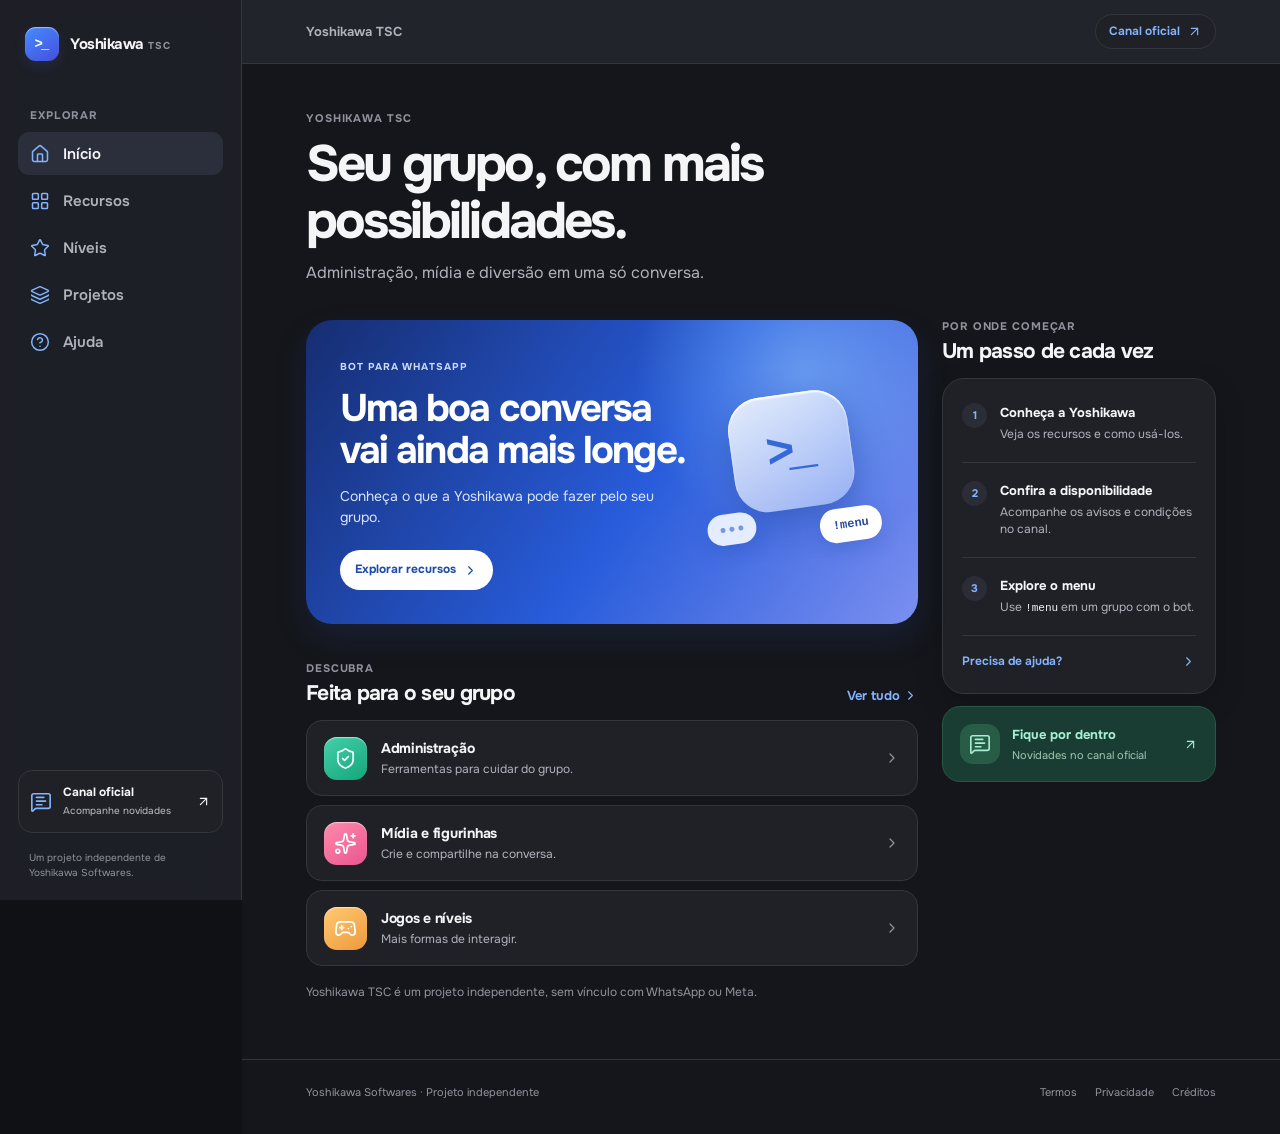
<file: index.html>
<!doctype html><html lang="pt-BR" id="top"><head><meta charset="utf-8"><meta name="viewport" content="width=device-width, initial-scale=1, viewport-fit=cover"><meta name="theme-color" content="#121318"><meta name="color-scheme" content="dark"><meta name="description" content="Conheça a Yoshikawa TSC: administração, mídia, jogos e níveis para grupos no WhatsApp."><title>Bot para WhatsApp — Yoshikawa TSC</title><link rel="canonical" href="https://yoshikawa-softwares.github.io/yoshikawa-tsc/"><meta property="og:type" content="website"><meta property="og:locale" content="pt_BR"><meta property="og:title" content="Bot para WhatsApp — Yoshikawa TSC"><meta property="og:description" content="Conheça a Yoshikawa TSC: administração, mídia, jogos e níveis para grupos no WhatsApp."><meta name="twitter:card" content="summary"><link rel="icon" href="assets/favicon.svg" type="image/svg+xml"><link rel="apple-touch-icon" href="assets/apple-touch-icon.png" sizes="180x180"><link rel="preload" href="assets/fonts/onest.ttf" as="font" type="font/ttf" crossorigin><link rel="stylesheet" href="assets/style.css?v=20"><script src="assets/site.js?v=20" defer></script></head><body><a class="skip-link" href="#main">Pular para o conteúdo</a><div class="app-shell"><aside class="sidebar"><a class="side-brand" href="./"><span class="app-mark">&gt;_</span><span>Yoshikawa <small>TSC</small></span></a><p class="side-label">EXPLORAR</p><nav class="side-nav" aria-label="Navegação principal"><a href="#inicio" data-section="inicio"><svg class="icon " aria-hidden="true"><use href="assets/icons/app.svg#home"></use></svg><span>Início</span></a><a href="#recursos" data-section="recursos"><svg class="icon " aria-hidden="true"><use href="assets/icons/app.svg#grid"></use></svg><span>Recursos</span></a><a href="#beneficios" data-section="beneficios"><svg class="icon " aria-hidden="true"><use href="assets/icons/app.svg#star"></use></svg><span>Níveis</span></a><a href="#ecossistema" data-section="ecossistema"><svg class="icon " aria-hidden="true"><use href="assets/icons/app.svg#stack"></use></svg><span>Projetos</span></a><a href="#ajuda" data-section="ajuda"><svg class="icon " aria-hidden="true"><use href="assets/icons/app.svg#help"></use></svg><span>Ajuda</span></a></nav><div class="side-bottom"><a class="side-channel" href="https://whatsapp.com/channel/0029Vb4HBei3wtbHIRpIPQ03" target="_blank" rel="noopener noreferrer"><svg class="icon " aria-hidden="true"><use href="assets/icons/app.svg#message"></use></svg><span>Canal oficial<small>Acompanhe novidades</small></span><svg class="icon small" aria-hidden="true"><use href="assets/icons/app.svg#external"></use></svg></a><p>Um projeto independente de<br>Yoshikawa Softwares.</p></div></aside><div class="app-content"><header class="topbar"><a href="./" class="mobile-brand"><span class="app-mark">&gt;_</span><span>Yoshikawa TSC</span></a><span class="topbar-title">Yoshikawa TSC</span><a class="topbar-action" href="https://whatsapp.com/channel/0029Vb4HBei3wtbHIRpIPQ03" target="_blank" rel="noopener noreferrer">Canal oficial <svg class="icon small" aria-hidden="true"><use href="assets/icons/app.svg#external"></use></svg></a></header><main id="main" class="main" data-app><h1 class="sr-only">Yoshikawa TSC</h1><div class="view-announcer sr-only" aria-live="polite"></div>
<section class="view" id="inicio" data-view="inicio" aria-labelledby="home-title"><div class="page-heading home-heading"><p class="overline">YOSHIKAWA TSC</p><h2 id="home-title">Seu grupo, com mais possibilidades.</h2><p>Administração, mídia e diversão em uma só conversa.</p></div>
<div class="home-grid"><div class="home-primary"><article class="welcome-card"><div class="welcome-copy"><span class="welcome-tag">BOT PARA WHATSAPP</span><h2>Uma boa conversa<br>vai ainda mais longe.</h2><p>Conheça o que a Yoshikawa pode fazer pelo seu grupo.</p><a href="#recursos" class="welcome-button">Explorar recursos <svg class="icon small" aria-hidden="true"><use href="assets/icons/app.svg#chevron"></use></svg></a></div><div class="chat-art" aria-hidden="true"><div class="chat-art-icon">&gt;_</div><span class="chat-art-message">!menu</span><span class="chat-art-reply"><i></i><i></i><i></i></span></div></article>
<div class="section-bar"><div><p class="overline">DESCUBRA</p><h2>Feita para o seu grupo</h2></div><a class="section-link" href="#recursos">Ver tudo <svg class="icon small" aria-hidden="true"><use href="assets/icons/app.svg#chevron"></use></svg></a></div><div class="quick-grid"><a class="feature-tile" href="#recursos"><span class="tile-icon mint"><svg class="icon " aria-hidden="true"><use href="assets/icons/app.svg#shield"></use></svg></span><span class="tile-copy"><strong>Administração</strong><small>Ferramentas para cuidar do grupo.</small></span><svg class="icon chev" aria-hidden="true"><use href="assets/icons/app.svg#chevron"></use></svg></a><a class="feature-tile" href="#recursos"><span class="tile-icon pink"><svg class="icon " aria-hidden="true"><use href="assets/icons/app.svg#sparkles"></use></svg></span><span class="tile-copy"><strong>Mídia e figurinhas</strong><small>Crie e compartilhe na conversa.</small></span><svg class="icon chev" aria-hidden="true"><use href="assets/icons/app.svg#chevron"></use></svg></a><a class="feature-tile" href="#beneficios"><span class="tile-icon amber"><svg class="icon " aria-hidden="true"><use href="assets/icons/app.svg#game"></use></svg></span><span class="tile-copy"><strong>Jogos e níveis</strong><small>Mais formas de interagir.</small></span><svg class="icon chev" aria-hidden="true"><use href="assets/icons/app.svg#chevron"></use></svg></a></div></div>
<div class="home-secondary"><div class="section-bar compact"><div><p class="overline">POR ONDE COMEÇAR</p><h2>Um passo de cada vez</h2></div></div><div class="steps-card"><div class="step"><span>1</span><div><strong>Conheça a Yoshikawa</strong><p>Veja os recursos e como usá-los.</p></div></div><div class="step"><span>2</span><div><strong>Confira a disponibilidade</strong><p>Acompanhe os avisos e condições no canal.</p></div></div><div class="step"><span>3</span><div><strong>Explore o menu</strong><p>Use <code>!menu</code> em um grupo com o bot.</p></div></div><a href="#ajuda" class="card-link">Precisa de ajuda? <svg class="icon small" aria-hidden="true"><use href="assets/icons/app.svg#chevron"></use></svg></a></div><a class="channel-card" href="https://whatsapp.com/channel/0029Vb4HBei3wtbHIRpIPQ03" target="_blank" rel="noopener noreferrer"><span class="channel-icon"><svg class="icon " aria-hidden="true"><use href="assets/icons/app.svg#message"></use></svg></span><span><strong>Fique por dentro</strong><small>Novidades no canal oficial</small></span><svg class="icon small" aria-hidden="true"><use href="assets/icons/app.svg#external"></use></svg></a></div></div>
<p class="fine-print">Yoshikawa TSC é um projeto independente, sem vínculo com WhatsApp ou Meta.</p></section>
<section class="view" id="recursos" data-view="recursos" aria-labelledby="features-title"><div class="page-heading"><p class="overline">CONHEÇA A YOSHIKAWA</p><h2 id="features-title">Recursos</h2><p>Tudo acontece na conversa, com comandos para o dia a dia do seu grupo.</p></div>
<div class="section-bar"><h3>Explore por categoria</h3><span class="section-meta">PARA O SEU GRUPO</span></div><div class="category-grid"><article class="category-card"><span class="tile-icon mint"><svg class="icon " aria-hidden="true"><use href="assets/icons/app.svg#shield"></use></svg></span><h3>Administração</h3><p>Moderação, configurações e diagnóstico para os administradores do grupo.</p></article><article class="category-card"><span class="tile-icon pink"><svg class="icon " aria-hidden="true"><use href="assets/icons/app.svg#sparkles"></use></svg></span><h3>Mídia e figurinhas</h3><p>Figurinhas, áudio, vídeo e ferramentas de mídia disponíveis no bot.</p></article><article class="category-card"><span class="tile-icon amber"><svg class="icon " aria-hidden="true"><use href="assets/icons/app.svg#game"></use></svg></span><h3>Jogos e níveis</h3><p>Jogos, interações e progressão para participar com a comunidade.</p></article></div><p class="fine-print">Recursos e permissões podem variar conforme a configuração do grupo.</p>
<div class="section-bar" id="como-funciona"><div><p class="overline">NA PRÁTICA</p><h3>Como funciona</h3></div></div><div class="example-card"><div><span class="example-pill">EXEMPLO ILUSTRATIVO</span><h3>Você envia.<br>A Yoshikawa responde.</h3><p>Envie um comando em um grupo com o bot. Ele verifica o contexto e responde na conversa.</p><a class="section-link" href="#comandos">Ver comandos <svg class="icon small" aria-hidden="true"><use href="assets/icons/app.svg#chevron"></use></svg></a></div><div class="example-chat"><div class="chat-head"><img src="assets/grupo-avatar.webp" width="40" height="40" alt=""><span><strong>Grupo da galera</strong><small>Conversa de exemplo</small></span></div><div class="chat-bubbles"><span>!menu</span><div><strong>&gt;_ Yoshikawa TSC</strong><img src="assets/menu-real.webp" width="960" height="636" alt="Imagem de uma versão do menu principal da Yoshikawa TSC" loading="lazy"><small>Menu principal · imagem de exemplo</small></div></div></div></div>
<div class="section-bar" id="comandos"><div><p class="overline">PRIMEIROS COMANDOS</p><h3>Comece por aqui</h3></div></div><div class="command-list"><div class="command-row"><span class="command-symbol">&gt;_</span><span><code>!menu</code><small>Explore as categorias de comandos.</small></span><button class="copy-command" type="button" data-copy="!menu" aria-label="Copiar comando !menu"><svg class="icon " aria-hidden="true"><use href="assets/icons/app.svg#copy"></use></svg><span>Copiar</span></button></div><div class="command-row"><span class="command-symbol">&gt;_</span><span><code>!level</code><small>Confira seus pontos e nível.</small></span><button class="copy-command" type="button" data-copy="!level" aria-label="Copiar comando !level"><svg class="icon " aria-hidden="true"><use href="assets/icons/app.svg#copy"></use></svg><span>Copiar</span></button></div><div class="command-row"><span class="command-symbol">&gt;_</span><span><code>!loja</code><small>Consulte aluguel e condições.</small></span><button class="copy-command" type="button" data-copy="!loja" aria-label="Copiar comando !loja"><svg class="icon " aria-hidden="true"><use href="assets/icons/app.svg#copy"></use></svg><span>Copiar</span></button></div><div class="command-row"><span class="command-symbol">&gt;_</span><span><code>!report</code><small>Entre em contato com o suporte.</small></span><button class="copy-command" type="button" data-copy="!report" aria-label="Copiar comando !report"><svg class="icon " aria-hidden="true"><use href="assets/icons/app.svg#copy"></use></svg><span>Copiar</span></button></div></div><p class="fine-print">Para usar os comandos, a Yoshikawa precisa estar disponível no grupo. Alguns recursos exigem permissões ou benefícios ativos.</p></section>
<section class="view" id="beneficios" data-view="beneficios" aria-labelledby="levels-title"><div class="page-heading"><p class="overline">SEU PROGRESSO</p><h2 id="levels-title">Níveis e benefícios</h2><p>Participe das conversas e acompanhe seus marcos com o comando <code>!level</code>.</p></div>
<div class="level-banner"><div><span class="level-badge"><svg class="icon " aria-hidden="true"><use href="assets/icons/app.svg#star"></use></svg></span><p class="overline">CADA MARCO CONTA</p><h3>Seu próximo nível<br>está logo adiante.</h3><p>Veja o caminho de Bronze até Estelar e descubra os benefícios disponíveis.</p></div><div class="level-banner-art" aria-hidden="true">✦</div></div>
<div class="section-bar"><div><p class="overline">SIMULADOR</p><h3>Explore sua jornada</h3></div><span class="section-meta">NÃO ALTERA SUA CONTA</span></div><div class="simulator" data-rank="gold"><div class="sim-summary"><div class="sim-emblem" aria-hidden="true"><svg class="icon " aria-hidden="true"><use href="assets/icons/app.svg#star"></use></svg></div><div><span class="sim-label">NÍVEL SIMULADO</span><h3 class="level-current">Ouro</h3><p class="level-next">7.500 para Diamante</p></div><div class="sim-points"><strong class="level-points">12.500</strong><span>pontos</span></div></div><div class="progress-track" aria-hidden="true"><span class="progress-fill" style="width:53.125%"></span></div><div class="range-heading"><label for="score">Simular pontuação</label><output id="score-output" for="score">12.500 pontos</output></div><input id="score" type="range" min="0" max="100000" step="100" value="12500" aria-describedby="score-help"><p id="score-help" class="range-help">Arraste ou use as setas do teclado.</p><div class="rank-buttons" aria-label="Ir para um nível"><button type="button" data-score="0">Bronze <small>0</small></button><button type="button" data-score="2000">Prata <small>2.000</small></button><button type="button" data-score="4000">Ouro <small>4.000</small></button><button type="button" data-score="20000">Diamante <small>20.000</small></button><button type="button" data-score="100000">Estelar <small>100.000</small></button></div></div><noscript><p class="fine-print">O simulador precisa de JavaScript. Os marcos e benefícios estão disponíveis abaixo.</p></noscript>
<div class="section-bar"><div><p class="overline">BENEFÍCIOS</p><h3>Marcos especiais</h3></div></div><div class="benefit-grid"><article class="benefit-card"><span class="benefit-icon diamond">✦</span><div><small>20.000 PONTOS</small><h3>Diamante</h3><p>1 mês de VIP para novos usuários elegíveis ao atingir o nível.</p><span>Benefício não retroativo</span></div></article><article class="benefit-card"><span class="benefit-icon stellar">✧</span><div><small>100.000 PONTOS</small><h3>Estelar</h3><p>Solicite 1 mês de bot em um novo grupo, mediante suporte e avaliação prévia.</p><span>Sujeito à avaliação</span></div></article></div><p class="fine-print">Ouro não concede VIP. Para preços e condições de aluguel, consulte <code>!loja</code>.</p></section>
<section class="view" id="ecossistema" data-view="ecossistema" aria-labelledby="projects-title"><div class="page-heading"><p class="overline">YOSHIKAWA SOFTWARES</p><h2 id="projects-title">Projetos</h2><p>Conheça outros projetos e a tecnologia por trás da Yoshikawa.</p></div>
<div class="section-bar"><h3>Explore o ecossistema</h3></div><div class="project-list"><a class="project-row" href="https://alyka-api.vercel.app" target="_blank" rel="noopener noreferrer"><span class="project-icon blue">A</span><span><strong>Alyka API</strong><small>APIs, buscas e ferramentas de mídia</small></span><svg class="icon chev" aria-hidden="true"><use href="assets/icons/app.svg#external"></use></svg></a><a class="project-row" href="https://yoshikawa.vercel.app" target="_blank" rel="noopener noreferrer"><span class="project-icon purple">▶</span><span><strong>Yoshikawa Streaming</strong><small>Catálogo, busca e favoritos</small></span><svg class="icon chev" aria-hidden="true"><use href="assets/icons/app.svg#external"></use></svg></a><a class="project-row" href="https://github.com/yoshikawa-softwares" target="_blank" rel="noopener noreferrer"><span class="project-icon charcoal">&lt;/&gt;</span><span><strong>GitHub</strong><small>Perfil e projetos públicos</small></span><svg class="icon chev" aria-hidden="true"><use href="assets/icons/app.svg#external"></use></svg></a></div><div class="section-bar"><h3>Por dentro do projeto</h3></div><div class="developer-card"><div><span class="tile-icon blue"><svg class="icon " aria-hidden="true"><use href="assets/icons/app.svg#terminal"></use></svg></span><h3>Feito para evoluir.</h3><p>Node.js, módulos ESM, zapo-js e plugins formam parte da base da Yoshikawa.</p><a class="section-link" href="devs.html">Conheça a stack <svg class="icon small" aria-hidden="true"><use href="assets/icons/app.svg#chevron"></use></svg></a></div><div class="developer-code" aria-hidden="true"><span>YOSHIKAWA / STACK</span><code><i>runtime</i> Node.js<br><i>conexão</i> zapo-js<br><i>comandos</i> plugins</code></div></div><a class="simple-row" href="creditos.html"><span><svg class="icon " aria-hidden="true"><use href="assets/icons/app.svg#info"></use></svg> Créditos e autoria</span><svg class="icon chev" aria-hidden="true"><use href="assets/icons/app.svg#chevron"></use></svg></a></section>
<section class="view" id="ajuda" data-view="ajuda" aria-labelledby="help-title"><div class="page-heading"><p class="overline">ESTAMOS POR AQUI</p><h2 id="help-title">Ajuda</h2><p>Encontre orientações para começar e os canais para falar com a Yoshikawa.</p></div>
<div class="help-cards"><a href="https://whatsapp.com/channel/0029Vb4HBei3wtbHIRpIPQ03" target="_blank" rel="noopener noreferrer"><span class="tile-icon mint"><svg class="icon " aria-hidden="true"><use href="assets/icons/app.svg#message"></use></svg></span><strong>Canal oficial</strong><small>Acompanhe novidades e avisos.</small><span class="section-link">Abrir canal <svg class="icon small" aria-hidden="true"><use href="assets/icons/app.svg#external"></use></svg></span></a><a href="mailto:yoshikawa.softwares@proton.me"><span class="tile-icon blue"><svg class="icon " aria-hidden="true"><use href="assets/icons/app.svg#mail"></use></svg></span><strong>Suporte</strong><small>Envie suas dúvidas por e-mail.</small><span class="section-link">Falar com o suporte <svg class="icon small" aria-hidden="true"><use href="assets/icons/app.svg#external"></use></svg></span></a></div><div class="section-bar"><div><p class="overline">DÚVIDAS FREQUENTES</p><h3>Como podemos ajudar?</h3></div></div><div class="faq-list"><details><summary>Como colocar a Yoshikawa no meu grupo?<svg class="icon chev" aria-hidden="true"><use href="assets/icons/app.svg#chevron"></use></svg></summary><p>Acompanhe o canal oficial e consulte as opções de aluguel pelo comando <code>!loja</code> em um grupo onde o bot esteja disponível. Se precisar de orientação, entre em contato com o suporte.</p></details><details><summary>Todos os comandos estão disponíveis para todos?<svg class="icon chev" aria-hidden="true"><use href="assets/icons/app.svg#chevron"></use></svg></summary><p>Alguns comandos dependem de permissões, benefícios ativos ou configurações do grupo. O bot informa as condições ao utilizar cada recurso.</p></details><details><summary>A Yoshikawa é um produto oficial do WhatsApp?<svg class="icon chev" aria-hidden="true"><use href="assets/icons/app.svg#chevron"></use></svg></summary><p>Não. É um projeto independente, sem vínculo com WhatsApp ou Meta. A disponibilidade depende de serviços externos.</p></details><details><summary>Posso acessar o código-fonte do bot?<svg class="icon chev" aria-hidden="true"><use href="assets/icons/app.svg#chevron"></use></svg></summary><p>O bot é de código fechado. A página para desenvolvedores apresenta a stack e os créditos; o GitHub reúne os projetos públicos do desenvolvedor.</p></details><details><summary>Onde acompanho novidades ou peço ajuda?<svg class="icon chev" aria-hidden="true"><use href="assets/icons/app.svg#chevron"></use></svg></summary><p>Os avisos estão no <a href="https://whatsapp.com/channel/0029Vb4HBei3wtbHIRpIPQ03" target="_blank" rel="noopener noreferrer">canal oficial</a>. Para suporte, escreva para <a href="mailto:yoshikawa.softwares@proton.me">yoshikawa.softwares@proton.me</a> ou use <code>!report</code> no bot.</p></details></div><div class="section-bar"><h3>Informações</h3></div><div class="info-list"><a href="termos.html">Termos de uso <svg class="icon chev" aria-hidden="true"><use href="assets/icons/app.svg#chevron"></use></svg></a><a href="privacidade.html">Privacidade <svg class="icon chev" aria-hidden="true"><use href="assets/icons/app.svg#chevron"></use></svg></a><a href="creditos.html">Créditos <svg class="icon chev" aria-hidden="true"><use href="assets/icons/app.svg#chevron"></use></svg></a></div></section></main><footer class="app-footer"><span>Yoshikawa Softwares · Projeto independente</span><div><a href="termos.html">Termos</a><a href="privacidade.html">Privacidade</a><a href="creditos.html">Créditos</a></div></footer></div></div><nav class="tabbar" aria-label="Navegação inferior"><a href="#inicio" data-section="inicio"><svg class="icon " aria-hidden="true"><use href="assets/icons/app.svg#home"></use></svg><span>Início</span></a><a href="#recursos" data-section="recursos"><svg class="icon " aria-hidden="true"><use href="assets/icons/app.svg#grid"></use></svg><span>Recursos</span></a><a href="#beneficios" data-section="beneficios"><svg class="icon " aria-hidden="true"><use href="assets/icons/app.svg#star"></use></svg><span>Níveis</span></a><a href="#ecossistema" data-section="ecossistema"><svg class="icon " aria-hidden="true"><use href="assets/icons/app.svg#stack"></use></svg><span>Projetos</span></a><a href="#ajuda" data-section="ajuda"><svg class="icon " aria-hidden="true"><use href="assets/icons/app.svg#help"></use></svg><span>Ajuda</span></a></nav><div class="toast" role="status" aria-live="polite"></div></body></html>
</file>
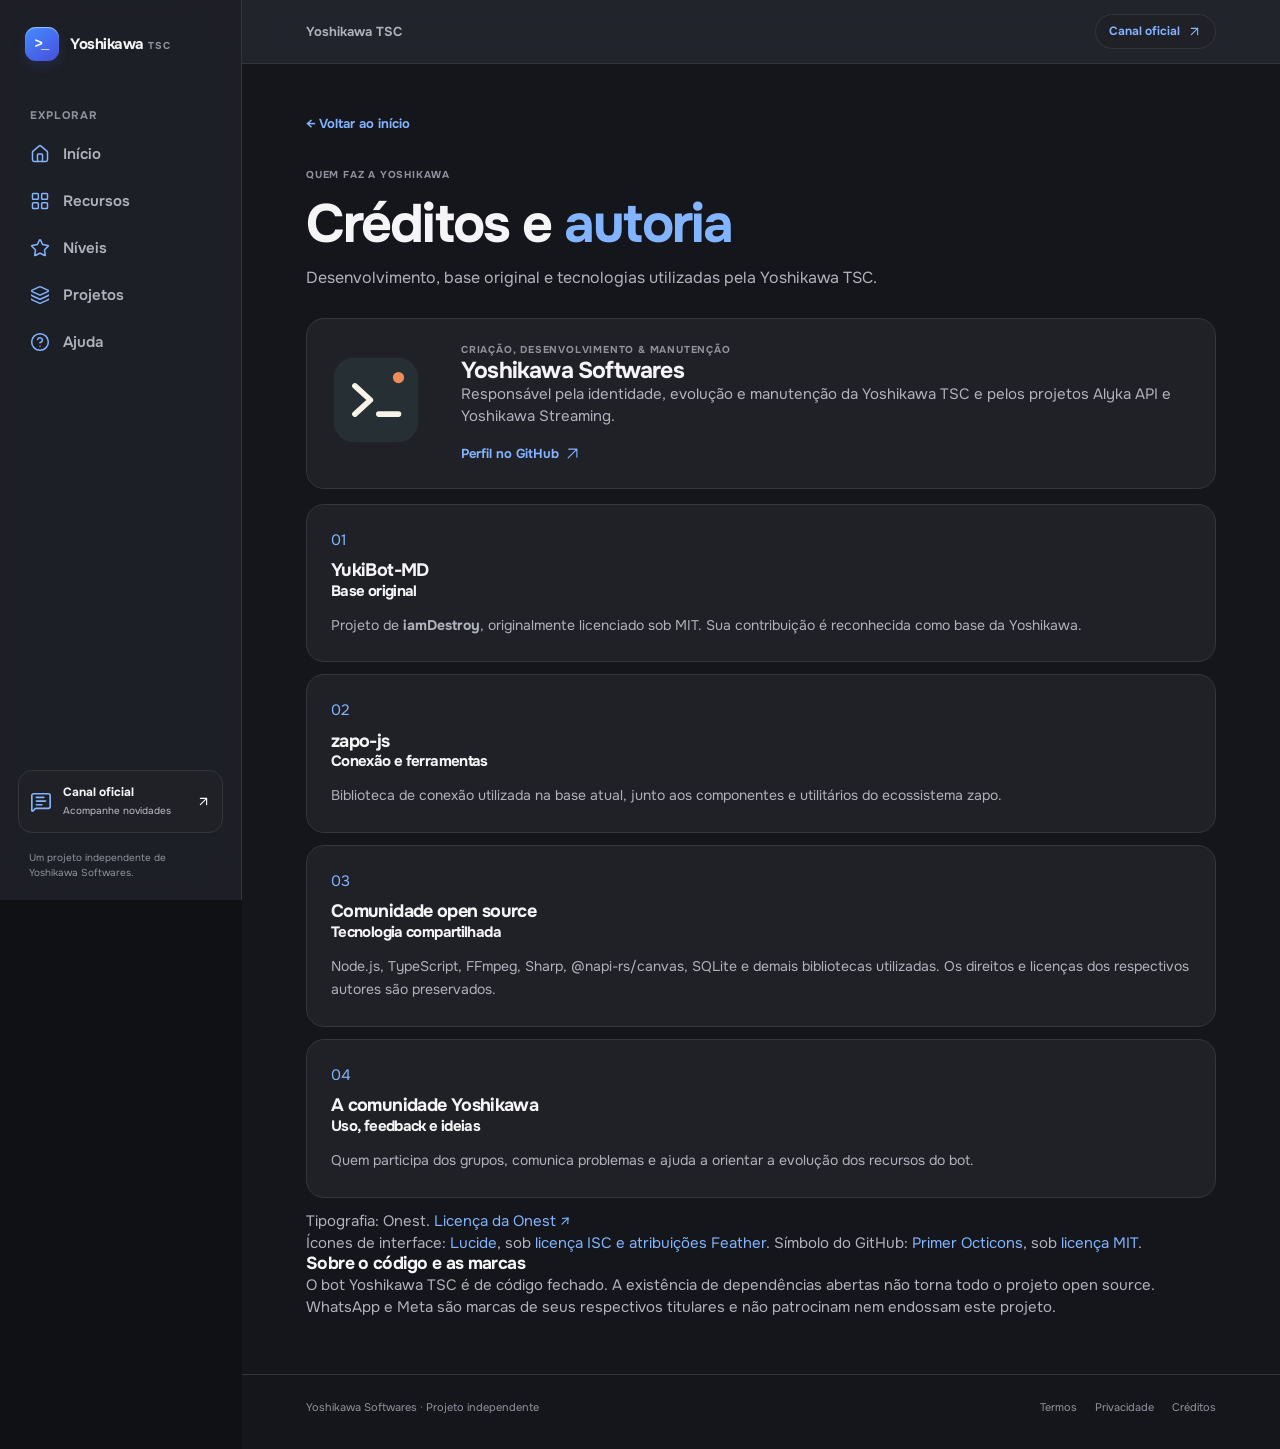
<file: creditos.html>
<!doctype html><html lang="pt-BR" id="top"><head><meta charset="utf-8"><meta name="viewport" content="width=device-width, initial-scale=1, viewport-fit=cover"><meta name="theme-color" content="#121318"><meta name="color-scheme" content="dark"><meta name="description" content="Informações sobre a Yoshikawa TSC, desenvolvida por Yoshikawa Softwares."><title>Créditos e autoria — Yoshikawa TSC</title><link rel="canonical" href="https://yoshikawa-softwares.github.io/yoshikawa-tsc/creditos.html"><meta property="og:type" content="website"><meta property="og:locale" content="pt_BR"><meta property="og:title" content="Créditos e autoria — Yoshikawa TSC"><meta property="og:description" content="Informações sobre a Yoshikawa TSC, desenvolvida por Yoshikawa Softwares."><meta name="twitter:card" content="summary"><link rel="icon" href="assets/favicon.svg" type="image/svg+xml"><link rel="apple-touch-icon" href="assets/apple-touch-icon.png" sizes="180x180"><link rel="preload" href="assets/fonts/onest.ttf" as="font" type="font/ttf" crossorigin><link rel="stylesheet" href="assets/style.css?v=20"><script src="assets/site.js?v=20" defer></script></head><body><a class="skip-link" href="#main">Pular para o conteúdo</a><div class="app-shell"><aside class="sidebar"><a class="side-brand" href="./"><span class="app-mark">&gt;_</span><span>Yoshikawa <small>TSC</small></span></a><p class="side-label">EXPLORAR</p><nav class="side-nav" aria-label="Navegação principal"><a href="./#inicio" data-section="inicio"><svg class="icon " aria-hidden="true"><use href="assets/icons/app.svg#home"></use></svg><span>Início</span></a><a href="./#recursos" data-section="recursos"><svg class="icon " aria-hidden="true"><use href="assets/icons/app.svg#grid"></use></svg><span>Recursos</span></a><a href="./#beneficios" data-section="beneficios"><svg class="icon " aria-hidden="true"><use href="assets/icons/app.svg#star"></use></svg><span>Níveis</span></a><a href="./#ecossistema" data-section="ecossistema"><svg class="icon " aria-hidden="true"><use href="assets/icons/app.svg#stack"></use></svg><span>Projetos</span></a><a href="./#ajuda" data-section="ajuda"><svg class="icon " aria-hidden="true"><use href="assets/icons/app.svg#help"></use></svg><span>Ajuda</span></a></nav><div class="side-bottom"><a class="side-channel" href="https://whatsapp.com/channel/0029Vb4HBei3wtbHIRpIPQ03" target="_blank" rel="noopener noreferrer"><svg class="icon " aria-hidden="true"><use href="assets/icons/app.svg#message"></use></svg><span>Canal oficial<small>Acompanhe novidades</small></span><svg class="icon small" aria-hidden="true"><use href="assets/icons/app.svg#external"></use></svg></a><p>Um projeto independente de<br>Yoshikawa Softwares.</p></div></aside><div class="app-content"><header class="topbar"><a href="./" class="mobile-brand"><span class="app-mark">&gt;_</span><span>Yoshikawa TSC</span></a><span class="topbar-title">Yoshikawa TSC</span><a class="topbar-action" href="https://whatsapp.com/channel/0029Vb4HBei3wtbHIRpIPQ03" target="_blank" rel="noopener noreferrer">Canal oficial <svg class="icon small" aria-hidden="true"><use href="assets/icons/app.svg#external"></use></svg></a></header><main id="main" class="main detail-page"><section class="sub-hero wrap"><a class="breadcrumb" href="./">← Voltar ao início</a><span class="eyebrow">QUEM FAZ A YOSHIKAWA</span><h1>Créditos e <em>autoria</em></h1><p>Desenvolvimento, base original e tecnologias utilizadas pela Yoshikawa TSC.</p></section><section class="wrap credits-body"><article class="author-feature reveal"><span class="author-monogram" aria-hidden="true"><img src="assets/yoshi.svg?v=7" width="130" height="137" alt=""></span><div><span class="eyebrow">CRIAÇÃO, DESENVOLVIMENTO &amp; MANUTENÇÃO</span><h2>Yoshikawa Softwares</h2><p>Responsável pela identidade, evolução e manutenção da Yoshikawa TSC e pelos projetos Alyka API e Yoshikawa Streaming.</p><a href="https://github.com/yoshikawa-softwares" class="text-link" target="_blank" rel="noopener noreferrer">Perfil no GitHub<svg class="ui-icon" width="18" height="18" aria-hidden="true"><use href="assets/icons/ui.svg#arrow-ne"></use></svg></a></div></article><div class="credit-rows"><article><span>01</span><h3>YukiBot-MD <br><small>Base original</small></h3><p>Projeto de <strong>iamDestroy</strong>, originalmente licenciado sob MIT. Sua contribuição é reconhecida como base da Yoshikawa.</p></article><article><span>02</span><h3>zapo-js <br><small>Conexão e ferramentas</small></h3><p>Biblioteca de conexão utilizada na base atual, junto aos componentes e utilitários do ecossistema zapo.</p></article><article><span>03</span><h3>Comunidade open source <br><small>Tecnologia compartilhada</small></h3><p>Node.js, TypeScript, FFmpeg, Sharp, @napi-rs/canvas, SQLite e demais bibliotecas utilizadas. Os direitos e licenças dos respectivos autores são preservados.</p></article><article><span>04</span><h3>A comunidade Yoshikawa <br><small>Uso, feedback e ideias</small></h3><p>Quem participa dos grupos, comunica problemas e ajuda a orientar a evolução dos recursos do bot.</p></article></div><p class="font-credit">Tipografia: Onest. <a href="assets/fonts/onest-OFL.txt">Licença da Onest ↗</a></p><p class="icon-credit">Ícones de interface: <a href="https://lucide.dev" target="_blank" rel="noopener noreferrer">Lucide</a>, sob <a href="assets/icons/lucide-LICENSE.txt">licença ISC e atribuições Feather</a>. Símbolo do GitHub: <a href="https://github.com/primer/octicons" target="_blank" rel="noopener noreferrer">Primer Octicons</a>, sob <a href="assets/icons/octicons-LICENSE.txt">licença MIT</a>.</p><div class="legal-note"><h3>Sobre o código e as marcas</h3><p>O bot Yoshikawa TSC é de código fechado. A existência de dependências abertas não torna todo o projeto open source. WhatsApp e Meta são marcas de seus respectivos titulares e não patrocinam nem endossam este projeto.</p></div></section></main><footer class="app-footer"><span>Yoshikawa Softwares · Projeto independente</span><div><a href="termos.html">Termos</a><a href="privacidade.html">Privacidade</a><a href="creditos.html">Créditos</a></div></footer></div></div><nav class="tabbar" aria-label="Navegação inferior"><a href="./#inicio" data-section="inicio"><svg class="icon " aria-hidden="true"><use href="assets/icons/app.svg#home"></use></svg><span>Início</span></a><a href="./#recursos" data-section="recursos"><svg class="icon " aria-hidden="true"><use href="assets/icons/app.svg#grid"></use></svg><span>Recursos</span></a><a href="./#beneficios" data-section="beneficios"><svg class="icon " aria-hidden="true"><use href="assets/icons/app.svg#star"></use></svg><span>Níveis</span></a><a href="./#ecossistema" data-section="ecossistema"><svg class="icon " aria-hidden="true"><use href="assets/icons/app.svg#stack"></use></svg><span>Projetos</span></a><a href="./#ajuda" data-section="ajuda"><svg class="icon " aria-hidden="true"><use href="assets/icons/app.svg#help"></use></svg><span>Ajuda</span></a></nav><div class="toast" role="status" aria-live="polite"></div></body></html>
</file>
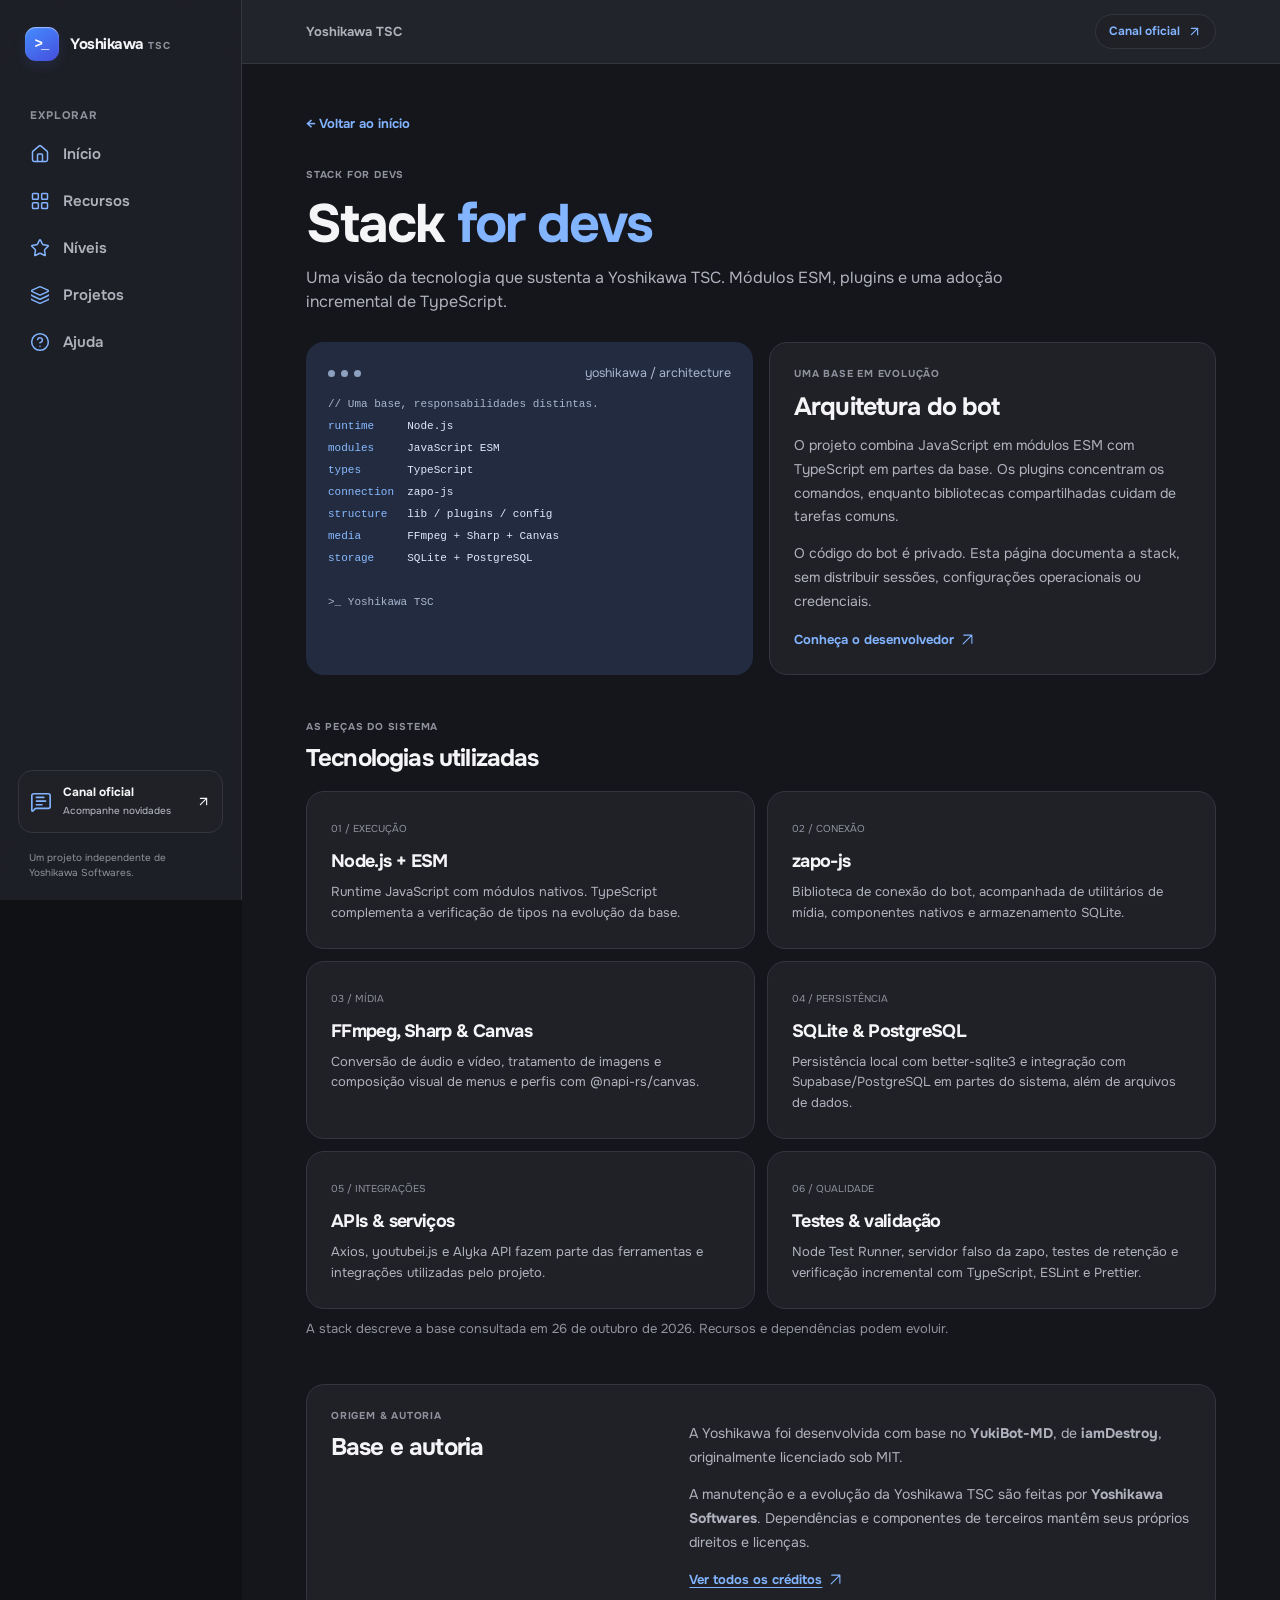
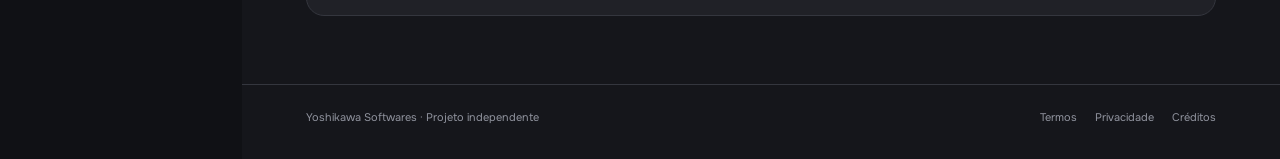
<file: devs.html>
<!doctype html><html lang="pt-BR" id="top"><head><meta charset="utf-8"><meta name="viewport" content="width=device-width, initial-scale=1, viewport-fit=cover"><meta name="theme-color" content="#121318"><meta name="color-scheme" content="dark"><meta name="description" content="Informações sobre a Yoshikawa TSC, desenvolvida por Yoshikawa Softwares."><title>Stack for devs — Yoshikawa TSC</title><link rel="canonical" href="https://yoshikawa-softwares.github.io/yoshikawa-tsc/devs.html"><meta property="og:type" content="website"><meta property="og:locale" content="pt_BR"><meta property="og:title" content="Stack for devs — Yoshikawa TSC"><meta property="og:description" content="Informações sobre a Yoshikawa TSC, desenvolvida por Yoshikawa Softwares."><meta name="twitter:card" content="summary"><link rel="icon" href="assets/favicon.svg" type="image/svg+xml"><link rel="apple-touch-icon" href="assets/apple-touch-icon.png" sizes="180x180"><link rel="preload" href="assets/fonts/onest.ttf" as="font" type="font/ttf" crossorigin><link rel="stylesheet" href="assets/style.css?v=20"><script src="assets/site.js?v=20" defer></script></head><body><a class="skip-link" href="#main">Pular para o conteúdo</a><div class="app-shell"><aside class="sidebar"><a class="side-brand" href="./"><span class="app-mark">&gt;_</span><span>Yoshikawa <small>TSC</small></span></a><p class="side-label">EXPLORAR</p><nav class="side-nav" aria-label="Navegação principal"><a href="./#inicio" data-section="inicio"><svg class="icon " aria-hidden="true"><use href="assets/icons/app.svg#home"></use></svg><span>Início</span></a><a href="./#recursos" data-section="recursos"><svg class="icon " aria-hidden="true"><use href="assets/icons/app.svg#grid"></use></svg><span>Recursos</span></a><a href="./#beneficios" data-section="beneficios"><svg class="icon " aria-hidden="true"><use href="assets/icons/app.svg#star"></use></svg><span>Níveis</span></a><a href="./#ecossistema" data-section="ecossistema"><svg class="icon " aria-hidden="true"><use href="assets/icons/app.svg#stack"></use></svg><span>Projetos</span></a><a href="./#ajuda" data-section="ajuda"><svg class="icon " aria-hidden="true"><use href="assets/icons/app.svg#help"></use></svg><span>Ajuda</span></a></nav><div class="side-bottom"><a class="side-channel" href="https://whatsapp.com/channel/0029Vb4HBei3wtbHIRpIPQ03" target="_blank" rel="noopener noreferrer"><svg class="icon " aria-hidden="true"><use href="assets/icons/app.svg#message"></use></svg><span>Canal oficial<small>Acompanhe novidades</small></span><svg class="icon small" aria-hidden="true"><use href="assets/icons/app.svg#external"></use></svg></a><p>Um projeto independente de<br>Yoshikawa Softwares.</p></div></aside><div class="app-content"><header class="topbar"><a href="./" class="mobile-brand"><span class="app-mark">&gt;_</span><span>Yoshikawa TSC</span></a><span class="topbar-title">Yoshikawa TSC</span><a class="topbar-action" href="https://whatsapp.com/channel/0029Vb4HBei3wtbHIRpIPQ03" target="_blank" rel="noopener noreferrer">Canal oficial <svg class="icon small" aria-hidden="true"><use href="assets/icons/app.svg#external"></use></svg></a></header><main id="main" class="main detail-page"><section class="sub-hero wrap"><a class="breadcrumb" href="./">← Voltar ao início</a><span class="eyebrow">STACK FOR DEVS</span><h1>Stack <em>for devs</em></h1><p>Uma visão da tecnologia que sustenta a Yoshikawa TSC. Módulos ESM, plugins e uma adoção incremental de TypeScript.</p></section>
<section class="wrap tech-overview"><div class="tech-terminal reveal"><div class="terminal-bar"><span></span><span></span><span></span><small>yoshikawa / architecture</small></div><pre><code><span class="code-comment">// Uma base, responsabilidades distintas.</span>
<span class="code-key">runtime</span>     Node.js
<span class="code-key">modules</span>     JavaScript ESM
<span class="code-key">types</span>       TypeScript
<span class="code-key">connection</span>  zapo-js
<span class="code-key">structure</span>   lib / plugins / config
<span class="code-key">media</span>       FFmpeg + Sharp + Canvas
<span class="code-key">storage</span>     SQLite + PostgreSQL

<span class="code-comment">&gt;_ Yoshikawa TSC</span></code></pre></div><div class="tech-intro reveal"><span class="eyebrow">UMA BASE EM EVOLUÇÃO</span><h2>Arquitetura do bot</h2><p>O projeto combina JavaScript em módulos ESM com TypeScript em partes da base. Os plugins concentram os comandos, enquanto bibliotecas compartilhadas cuidam de tarefas comuns.</p><p>O código do bot é privado. Esta página documenta a stack, sem distribuir sessões, configurações operacionais ou credenciais.</p><a href="https://github.com/yoshikawa-softwares" class="text-link" target="_blank" rel="noopener noreferrer">Conheça o desenvolvedor<svg class="ui-icon" width="18" height="18" aria-hidden="true"><use href="assets/icons/ui.svg#arrow-ne"></use></svg></a></div></section>
<section class="wrap section"><div class="section-heading"><span class="eyebrow">AS PEÇAS DO SISTEMA</span><h2>Tecnologias utilizadas</h2></div><div class="stack-table"><article><span>01 / EXECUÇÃO</span><h3>Node.js + ESM</h3><p>Runtime JavaScript com módulos nativos. TypeScript complementa a verificação de tipos na evolução da base.</p></article><article><span>02 / CONEXÃO</span><h3>zapo-js</h3><p>Biblioteca de conexão do bot, acompanhada de utilitários de mídia, componentes nativos e armazenamento SQLite.</p></article><article><span>03 / MÍDIA</span><h3>FFmpeg, Sharp &amp; Canvas</h3><p>Conversão de áudio e vídeo, tratamento de imagens e composição visual de menus e perfis com @napi-rs/canvas.</p></article><article><span>04 / PERSISTÊNCIA</span><h3>SQLite &amp; PostgreSQL</h3><p>Persistência local com better-sqlite3 e integração com Supabase/PostgreSQL em partes do sistema, além de arquivos de dados.</p></article><article><span>05 / INTEGRAÇÕES</span><h3>APIs &amp; serviços</h3><p>Axios, youtubei.js e Alyka API fazem parte das ferramentas e integrações utilizadas pelo projeto.</p></article><article><span>06 / QUALIDADE</span><h3>Testes &amp; validação</h3><p>Node Test Runner, servidor falso da zapo, testes de retenção e verificação incremental com TypeScript, ESLint e Prettier.</p></article></div><p class="section-note">A stack descreve a base consultada em 26 de outubro de 2026. Recursos e dependências podem evoluir.</p></section>
<section class="wrap two-column section border-top"><div><span class="eyebrow">ORIGEM &amp; AUTORIA</span><h2>Base e autoria</h2></div><div class="prose"><p>A Yoshikawa foi desenvolvida com base no <strong>YukiBot-MD</strong>, de <strong>iamDestroy</strong>, originalmente licenciado sob MIT.</p><p>A manutenção e a evolução da Yoshikawa TSC são feitas por <strong>Yoshikawa Softwares</strong>. Dependências e componentes de terceiros mantêm seus próprios direitos e licenças.</p><a href="creditos.html" class="text-link">Ver todos os créditos <svg class="ui-icon" width="18" height="18" aria-hidden="true"><use href="assets/icons/ui.svg#arrow-ne"></use></svg></a></div></section></main><footer class="app-footer"><span>Yoshikawa Softwares · Projeto independente</span><div><a href="termos.html">Termos</a><a href="privacidade.html">Privacidade</a><a href="creditos.html">Créditos</a></div></footer></div></div><nav class="tabbar" aria-label="Navegação inferior"><a href="./#inicio" data-section="inicio"><svg class="icon " aria-hidden="true"><use href="assets/icons/app.svg#home"></use></svg><span>Início</span></a><a href="./#recursos" data-section="recursos"><svg class="icon " aria-hidden="true"><use href="assets/icons/app.svg#grid"></use></svg><span>Recursos</span></a><a href="./#beneficios" data-section="beneficios"><svg class="icon " aria-hidden="true"><use href="assets/icons/app.svg#star"></use></svg><span>Níveis</span></a><a href="./#ecossistema" data-section="ecossistema"><svg class="icon " aria-hidden="true"><use href="assets/icons/app.svg#stack"></use></svg><span>Projetos</span></a><a href="./#ajuda" data-section="ajuda"><svg class="icon " aria-hidden="true"><use href="assets/icons/app.svg#help"></use></svg><span>Ajuda</span></a></nav><div class="toast" role="status" aria-live="polite"></div></body></html>
</file>
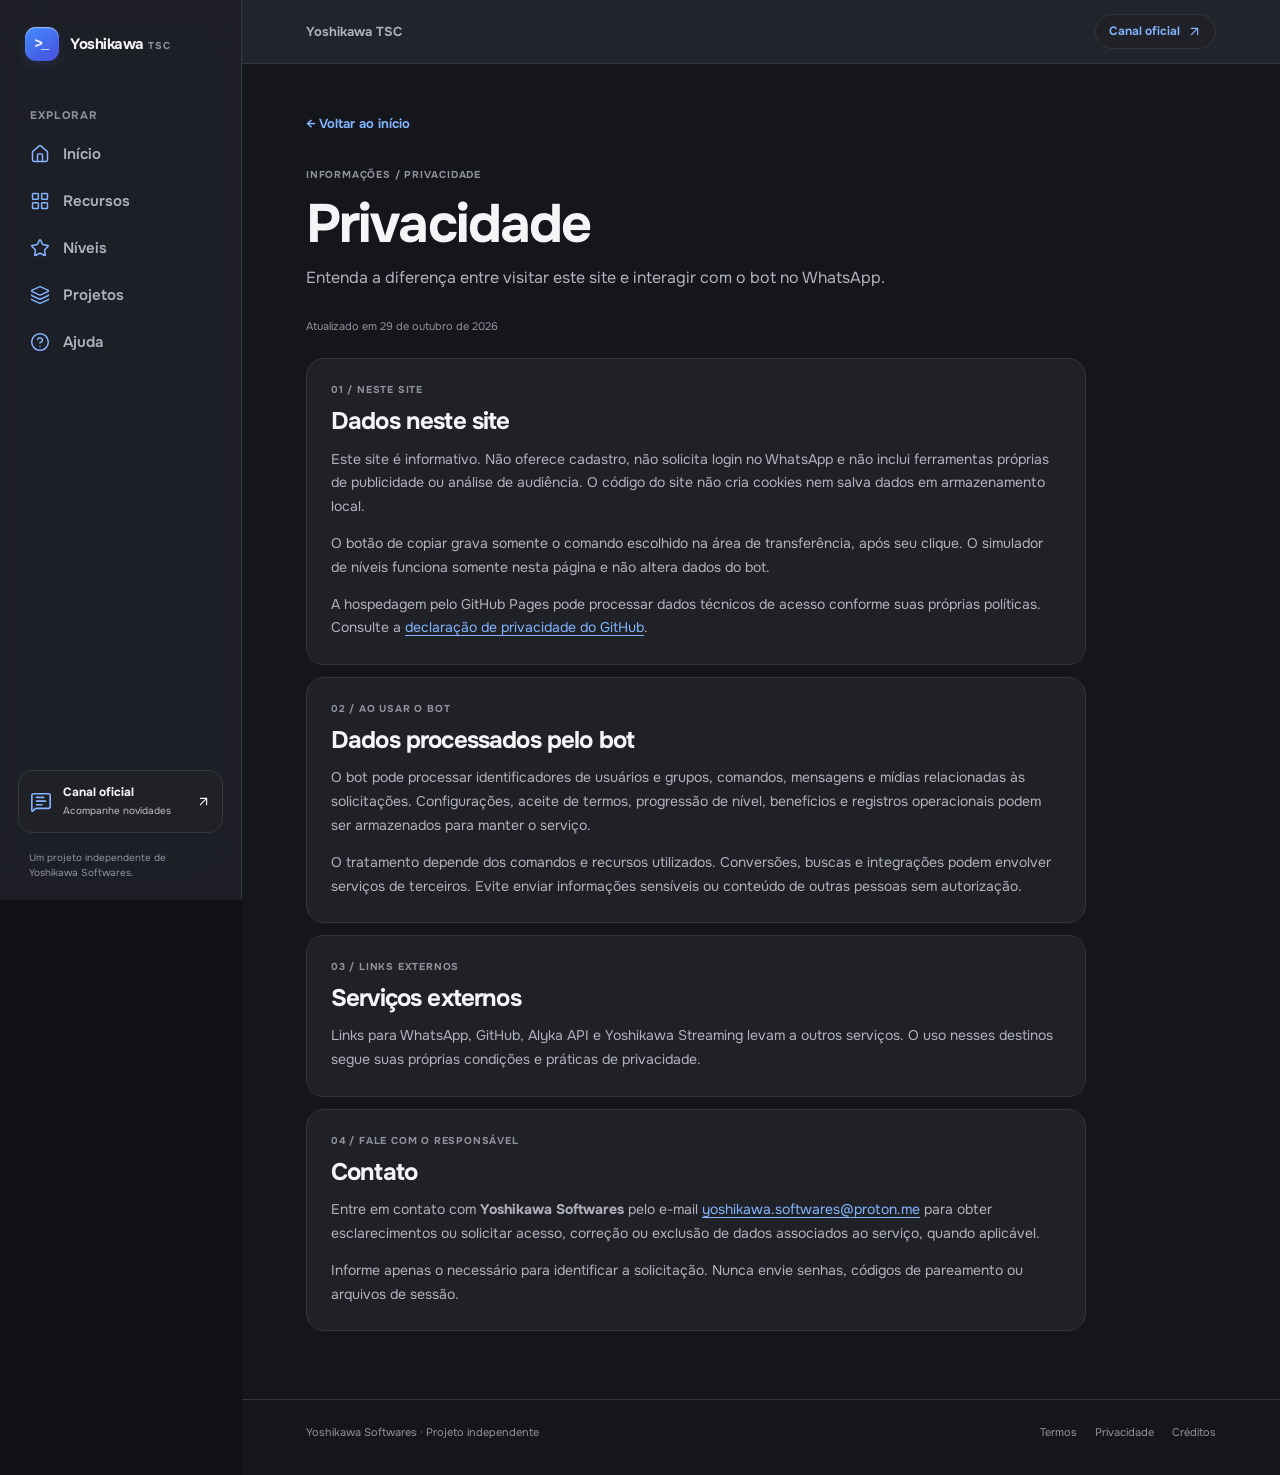
<file: privacidade.html>
<!doctype html><html lang="pt-BR" id="top"><head><meta charset="utf-8"><meta name="viewport" content="width=device-width, initial-scale=1, viewport-fit=cover"><meta name="theme-color" content="#121318"><meta name="color-scheme" content="dark"><meta name="description" content="Informações sobre a Yoshikawa TSC, desenvolvida por Yoshikawa Softwares."><title>Privacidade — Yoshikawa TSC</title><link rel="canonical" href="https://yoshikawa-softwares.github.io/yoshikawa-tsc/privacidade.html"><meta property="og:type" content="website"><meta property="og:locale" content="pt_BR"><meta property="og:title" content="Privacidade — Yoshikawa TSC"><meta property="og:description" content="Informações sobre a Yoshikawa TSC, desenvolvida por Yoshikawa Softwares."><meta name="twitter:card" content="summary"><link rel="icon" href="assets/favicon.svg" type="image/svg+xml"><link rel="apple-touch-icon" href="assets/apple-touch-icon.png" sizes="180x180"><link rel="preload" href="assets/fonts/onest.ttf" as="font" type="font/ttf" crossorigin><link rel="stylesheet" href="assets/style.css?v=20"><script src="assets/site.js?v=20" defer></script></head><body><a class="skip-link" href="#main">Pular para o conteúdo</a><div class="app-shell"><aside class="sidebar"><a class="side-brand" href="./"><span class="app-mark">&gt;_</span><span>Yoshikawa <small>TSC</small></span></a><p class="side-label">EXPLORAR</p><nav class="side-nav" aria-label="Navegação principal"><a href="./#inicio" data-section="inicio"><svg class="icon " aria-hidden="true"><use href="assets/icons/app.svg#home"></use></svg><span>Início</span></a><a href="./#recursos" data-section="recursos"><svg class="icon " aria-hidden="true"><use href="assets/icons/app.svg#grid"></use></svg><span>Recursos</span></a><a href="./#beneficios" data-section="beneficios"><svg class="icon " aria-hidden="true"><use href="assets/icons/app.svg#star"></use></svg><span>Níveis</span></a><a href="./#ecossistema" data-section="ecossistema"><svg class="icon " aria-hidden="true"><use href="assets/icons/app.svg#stack"></use></svg><span>Projetos</span></a><a href="./#ajuda" data-section="ajuda"><svg class="icon " aria-hidden="true"><use href="assets/icons/app.svg#help"></use></svg><span>Ajuda</span></a></nav><div class="side-bottom"><a class="side-channel" href="https://whatsapp.com/channel/0029Vb4HBei3wtbHIRpIPQ03" target="_blank" rel="noopener noreferrer"><svg class="icon " aria-hidden="true"><use href="assets/icons/app.svg#message"></use></svg><span>Canal oficial<small>Acompanhe novidades</small></span><svg class="icon small" aria-hidden="true"><use href="assets/icons/app.svg#external"></use></svg></a><p>Um projeto independente de<br>Yoshikawa Softwares.</p></div></aside><div class="app-content"><header class="topbar"><a href="./" class="mobile-brand"><span class="app-mark">&gt;_</span><span>Yoshikawa TSC</span></a><span class="topbar-title">Yoshikawa TSC</span><a class="topbar-action" href="https://whatsapp.com/channel/0029Vb4HBei3wtbHIRpIPQ03" target="_blank" rel="noopener noreferrer">Canal oficial <svg class="icon small" aria-hidden="true"><use href="assets/icons/app.svg#external"></use></svg></a></header><main id="main" class="main detail-page"><section class="sub-hero wrap"><a class="breadcrumb" href="./">← Voltar ao início</a><span class="eyebrow">INFORMAÇÕES / PRIVACIDADE</span><h1>Privacidade</h1><p>Entenda a diferença entre visitar este site e interagir com o bot no WhatsApp.</p></section><div class="wrap legal-meta">Atualizado em <time datetime="2026-10-29">29 de outubro de 2026</time></div><div class="wrap narrow legal-content"><section><span class="eyebrow">01 / NESTE SITE</span><h2>Dados neste site</h2><p>Este site é informativo. Não oferece cadastro, não solicita login no WhatsApp e não inclui ferramentas próprias de publicidade ou análise de audiência. O código do site não cria cookies nem salva dados em armazenamento local.</p><p>O botão de copiar grava somente o comando escolhido na área de transferência, após seu clique. O simulador de níveis funciona somente nesta página e não altera dados do bot.</p><p>A hospedagem pelo GitHub Pages pode processar dados técnicos de acesso conforme suas próprias políticas. Consulte a <a href="https://docs.github.com/en/site-policy/privacy-policies/github-general-privacy-statement" target="_blank" rel="noopener noreferrer">declaração de privacidade do GitHub</a>.</p></section><section><span class="eyebrow">02 / AO USAR O BOT</span><h2>Dados processados pelo bot</h2><p>O bot pode processar identificadores de usuários e grupos, comandos, mensagens e mídias relacionadas às solicitações. Configurações, aceite de termos, progressão de nível, benefícios e registros operacionais podem ser armazenados para manter o serviço.</p><p>O tratamento depende dos comandos e recursos utilizados. Conversões, buscas e integrações podem envolver serviços de terceiros. Evite enviar informações sensíveis ou conteúdo de outras pessoas sem autorização.</p></section><section><span class="eyebrow">03 / LINKS EXTERNOS</span><h2>Serviços externos</h2><p>Links para WhatsApp, GitHub, Alyka API e Yoshikawa Streaming levam a outros serviços. O uso nesses destinos segue suas próprias condições e práticas de privacidade.</p></section><section><span class="eyebrow">04 / FALE COM O RESPONSÁVEL</span><h2>Contato</h2><p>Entre em contato com <strong>Yoshikawa Softwares</strong> pelo e-mail <a href="mailto:yoshikawa.softwares@proton.me">yoshikawa.softwares@proton.me</a> para obter esclarecimentos ou solicitar acesso, correção ou exclusão de dados associados ao serviço, quando aplicável.</p><p>Informe apenas o necessário para identificar a solicitação. Nunca envie senhas, códigos de pareamento ou arquivos de sessão.</p></section></div></main><footer class="app-footer"><span>Yoshikawa Softwares · Projeto independente</span><div><a href="termos.html">Termos</a><a href="privacidade.html">Privacidade</a><a href="creditos.html">Créditos</a></div></footer></div></div><nav class="tabbar" aria-label="Navegação inferior"><a href="./#inicio" data-section="inicio"><svg class="icon " aria-hidden="true"><use href="assets/icons/app.svg#home"></use></svg><span>Início</span></a><a href="./#recursos" data-section="recursos"><svg class="icon " aria-hidden="true"><use href="assets/icons/app.svg#grid"></use></svg><span>Recursos</span></a><a href="./#beneficios" data-section="beneficios"><svg class="icon " aria-hidden="true"><use href="assets/icons/app.svg#star"></use></svg><span>Níveis</span></a><a href="./#ecossistema" data-section="ecossistema"><svg class="icon " aria-hidden="true"><use href="assets/icons/app.svg#stack"></use></svg><span>Projetos</span></a><a href="./#ajuda" data-section="ajuda"><svg class="icon " aria-hidden="true"><use href="assets/icons/app.svg#help"></use></svg><span>Ajuda</span></a></nav><div class="toast" role="status" aria-live="polite"></div></body></html>
</file>
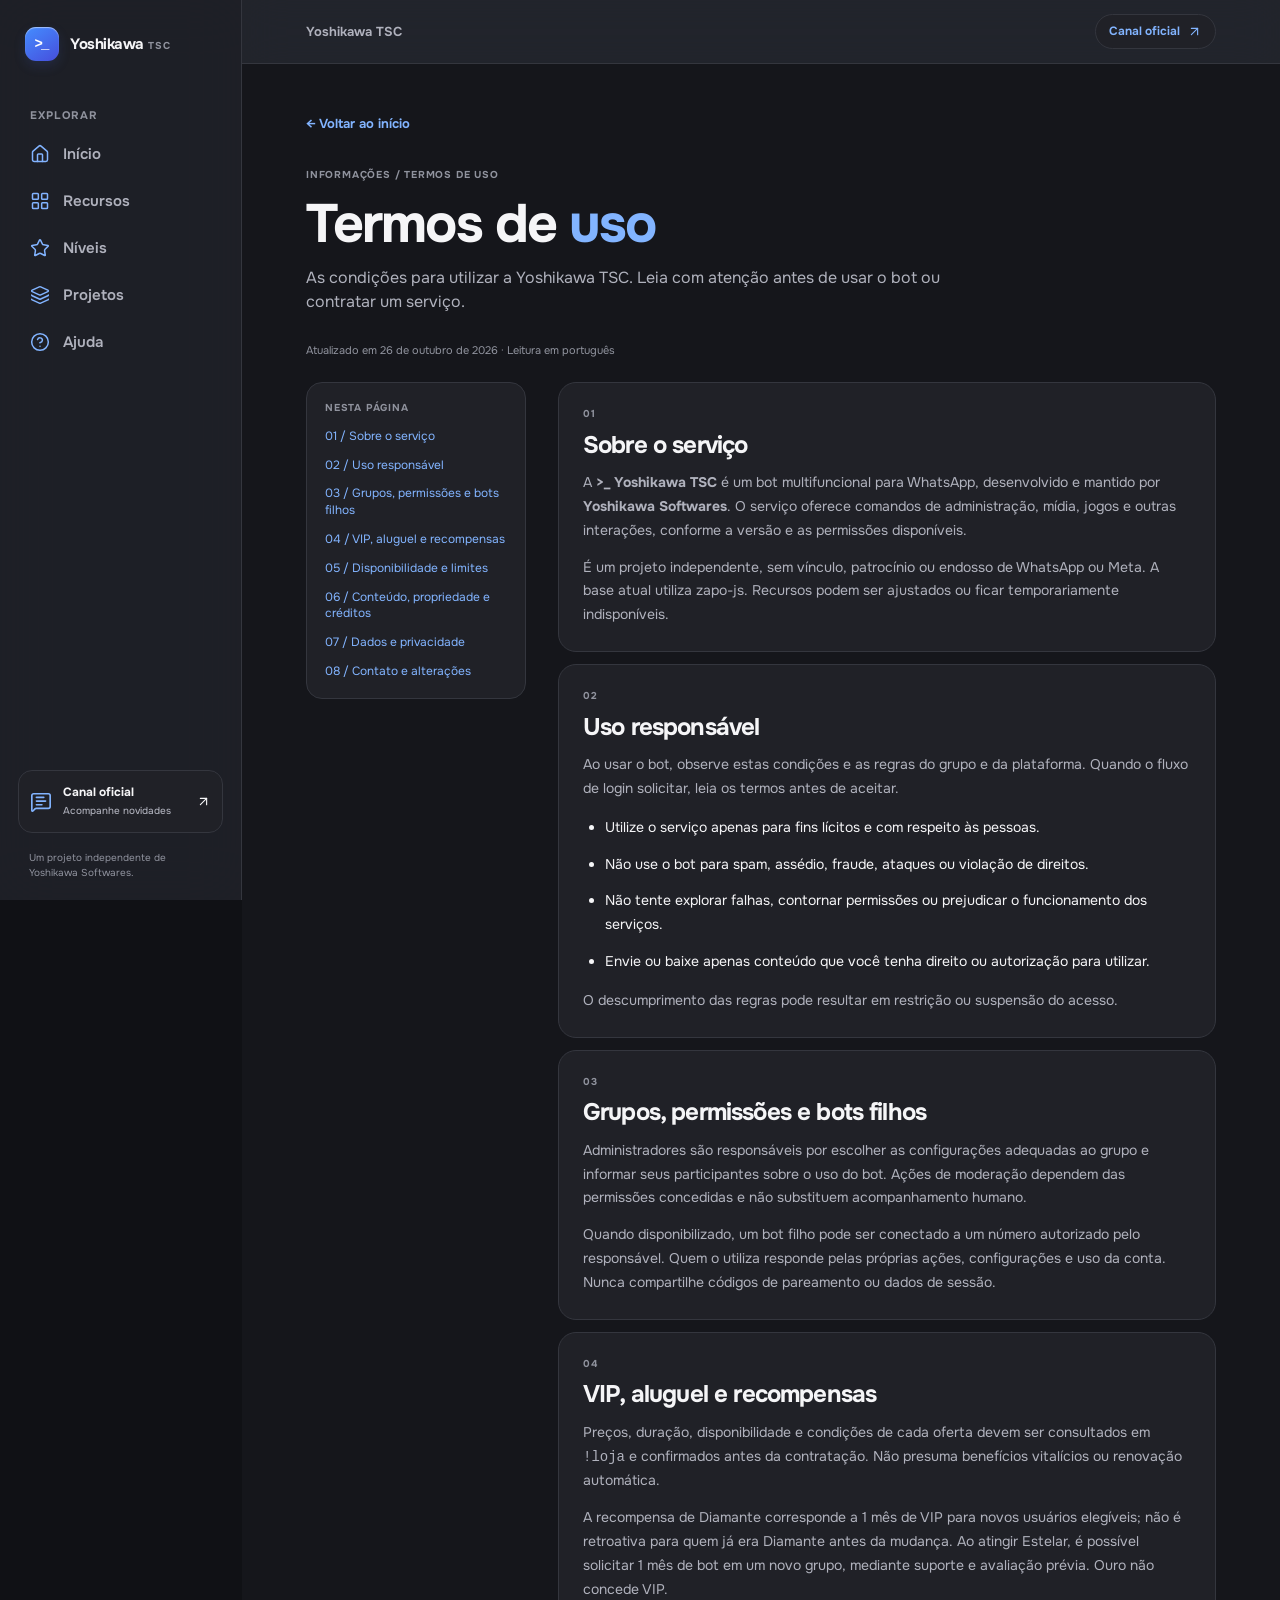
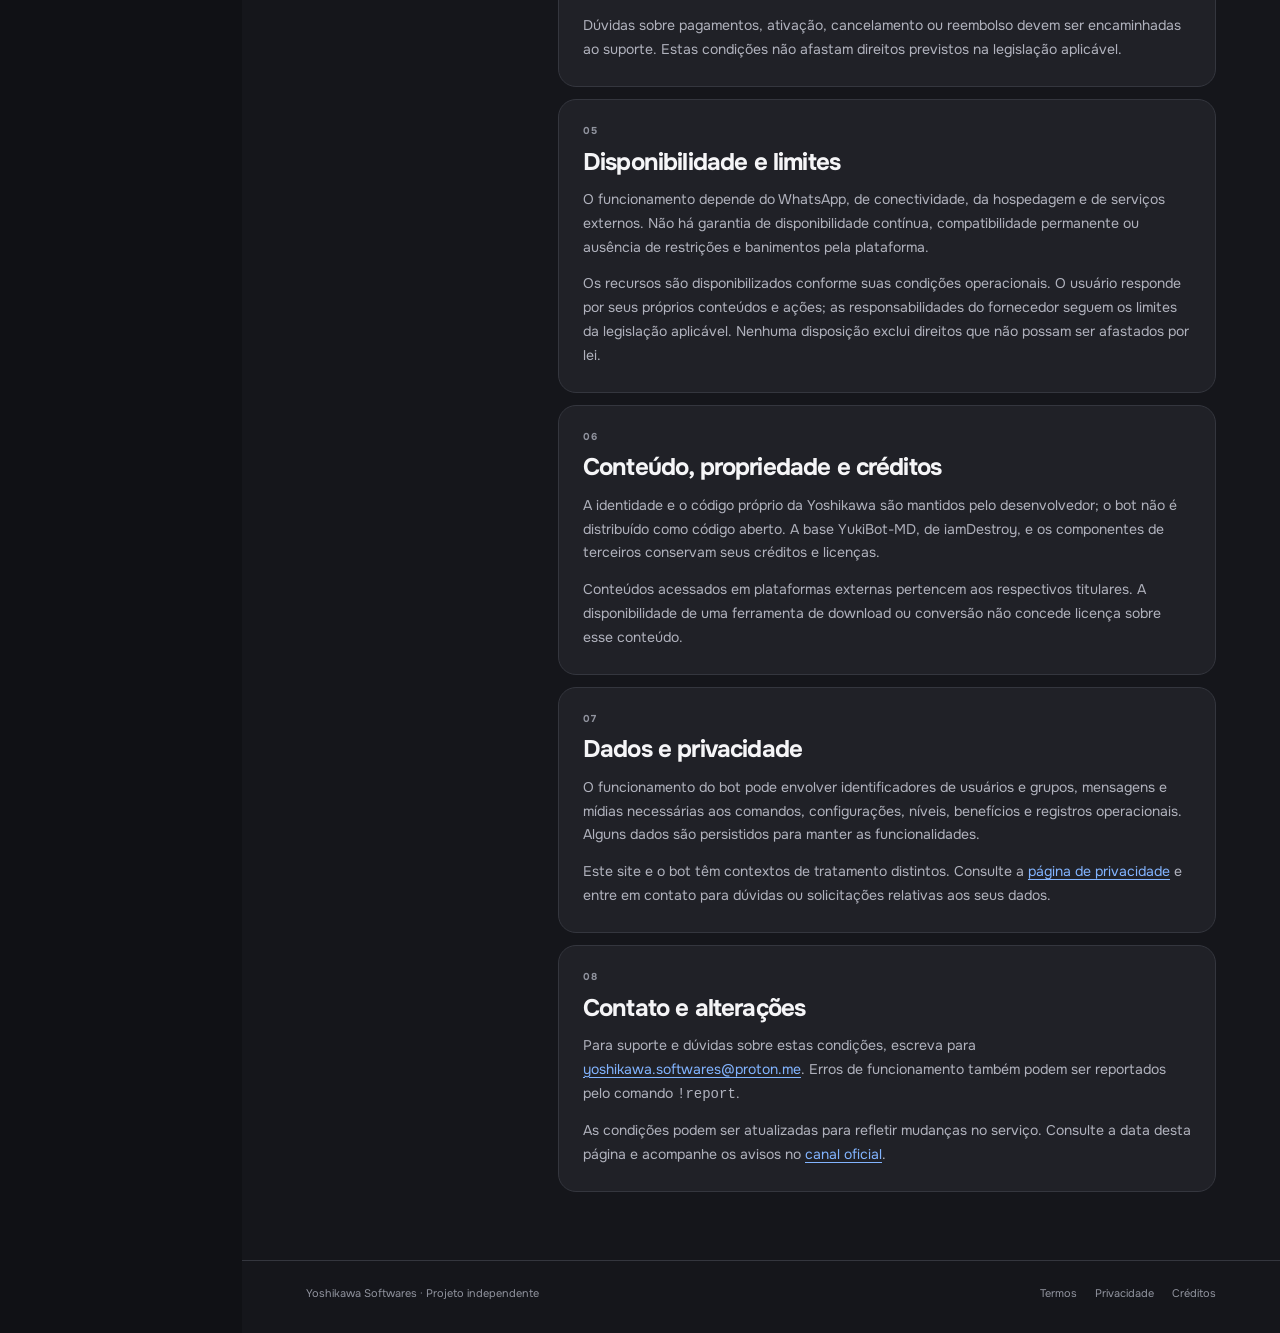
<file: termos.html>
<!doctype html><html lang="pt-BR" id="top"><head><meta charset="utf-8"><meta name="viewport" content="width=device-width, initial-scale=1, viewport-fit=cover"><meta name="theme-color" content="#121318"><meta name="color-scheme" content="dark"><meta name="description" content="Informações sobre a Yoshikawa TSC, desenvolvida por Yoshikawa Softwares."><title>Termos de uso — Yoshikawa TSC</title><link rel="canonical" href="https://yoshikawa-softwares.github.io/yoshikawa-tsc/termos.html"><meta property="og:type" content="website"><meta property="og:locale" content="pt_BR"><meta property="og:title" content="Termos de uso — Yoshikawa TSC"><meta property="og:description" content="Informações sobre a Yoshikawa TSC, desenvolvida por Yoshikawa Softwares."><meta name="twitter:card" content="summary"><link rel="icon" href="assets/favicon.svg" type="image/svg+xml"><link rel="apple-touch-icon" href="assets/apple-touch-icon.png" sizes="180x180"><link rel="preload" href="assets/fonts/onest.ttf" as="font" type="font/ttf" crossorigin><link rel="stylesheet" href="assets/style.css?v=20"><script src="assets/site.js?v=20" defer></script></head><body><a class="skip-link" href="#main">Pular para o conteúdo</a><div class="app-shell"><aside class="sidebar"><a class="side-brand" href="./"><span class="app-mark">&gt;_</span><span>Yoshikawa <small>TSC</small></span></a><p class="side-label">EXPLORAR</p><nav class="side-nav" aria-label="Navegação principal"><a href="./#inicio" data-section="inicio"><svg class="icon " aria-hidden="true"><use href="assets/icons/app.svg#home"></use></svg><span>Início</span></a><a href="./#recursos" data-section="recursos"><svg class="icon " aria-hidden="true"><use href="assets/icons/app.svg#grid"></use></svg><span>Recursos</span></a><a href="./#beneficios" data-section="beneficios"><svg class="icon " aria-hidden="true"><use href="assets/icons/app.svg#star"></use></svg><span>Níveis</span></a><a href="./#ecossistema" data-section="ecossistema"><svg class="icon " aria-hidden="true"><use href="assets/icons/app.svg#stack"></use></svg><span>Projetos</span></a><a href="./#ajuda" data-section="ajuda"><svg class="icon " aria-hidden="true"><use href="assets/icons/app.svg#help"></use></svg><span>Ajuda</span></a></nav><div class="side-bottom"><a class="side-channel" href="https://whatsapp.com/channel/0029Vb4HBei3wtbHIRpIPQ03" target="_blank" rel="noopener noreferrer"><svg class="icon " aria-hidden="true"><use href="assets/icons/app.svg#message"></use></svg><span>Canal oficial<small>Acompanhe novidades</small></span><svg class="icon small" aria-hidden="true"><use href="assets/icons/app.svg#external"></use></svg></a><p>Um projeto independente de<br>Yoshikawa Softwares.</p></div></aside><div class="app-content"><header class="topbar"><a href="./" class="mobile-brand"><span class="app-mark">&gt;_</span><span>Yoshikawa TSC</span></a><span class="topbar-title">Yoshikawa TSC</span><a class="topbar-action" href="https://whatsapp.com/channel/0029Vb4HBei3wtbHIRpIPQ03" target="_blank" rel="noopener noreferrer">Canal oficial <svg class="icon small" aria-hidden="true"><use href="assets/icons/app.svg#external"></use></svg></a></header><main id="main" class="main detail-page"><section class="sub-hero wrap"><a class="breadcrumb" href="./">← Voltar ao início</a><span class="eyebrow">INFORMAÇÕES / TERMOS DE USO</span><h1>Termos de <em>uso</em></h1><p>As condições para utilizar a Yoshikawa TSC. Leia com atenção antes de usar o bot ou contratar um serviço.</p></section><div class="wrap legal-meta">Atualizado em <time datetime="2026-10-26">26 de outubro de 2026</time><span>Leitura em português</span></div><div class="wrap legal-layout"><aside class="legal-index" aria-label="Nesta página"><span class="eyebrow">NESTA PÁGINA</span><a href="#sobre">01 / Sobre o serviço</a><a href="#uso">02 / Uso responsável</a><a href="#administracao">03 / Grupos, permissões e bots filhos</a><a href="#planos">04 / VIP, aluguel e recompensas</a><a href="#disponibilidade">05 / Disponibilidade e limites</a><a href="#direitos">06 / Conteúdo, propriedade e créditos</a><a href="#dados">07 / Dados e privacidade</a><a href="#contato">08 / Contato e alterações</a></aside><div class="legal-content"><section id="sobre"><span class="eyebrow">01</span><h2>Sobre o serviço</h2><p>A <strong>&gt;_ Yoshikawa TSC</strong> é um bot multifuncional para WhatsApp, desenvolvido e mantido por <strong>Yoshikawa Softwares</strong>. O serviço oferece comandos de administração, mídia, jogos e outras interações, conforme a versão e as permissões disponíveis.</p><p>É um projeto independente, sem vínculo, patrocínio ou endosso de WhatsApp ou Meta. A base atual utiliza zapo-js. Recursos podem ser ajustados ou ficar temporariamente indisponíveis.</p></section><section id="uso"><span class="eyebrow">02</span><h2>Uso responsável</h2><p>Ao usar o bot, observe estas condições e as regras do grupo e da plataforma. Quando o fluxo de login solicitar, leia os termos antes de aceitar.</p><ul><li>Utilize o serviço apenas para fins lícitos e com respeito às pessoas.</li><li>Não use o bot para spam, assédio, fraude, ataques ou violação de direitos.</li><li>Não tente explorar falhas, contornar permissões ou prejudicar o funcionamento dos serviços.</li><li>Envie ou baixe apenas conteúdo que você tenha direito ou autorização para utilizar.</li></ul><p>O descumprimento das regras pode resultar em restrição ou suspensão do acesso.</p></section><section id="administracao"><span class="eyebrow">03</span><h2>Grupos, permissões e bots filhos</h2><p>Administradores são responsáveis por escolher as configurações adequadas ao grupo e informar seus participantes sobre o uso do bot. Ações de moderação dependem das permissões concedidas e não substituem acompanhamento humano.</p><p>Quando disponibilizado, um bot filho pode ser conectado a um número autorizado pelo responsável. Quem o utiliza responde pelas próprias ações, configurações e uso da conta. Nunca compartilhe códigos de pareamento ou dados de sessão.</p></section><section id="planos"><span class="eyebrow">04</span><h2>VIP, aluguel e recompensas</h2><p>Preços, duração, disponibilidade e condições de cada oferta devem ser consultados em <code>!loja</code> e confirmados antes da contratação. Não presuma benefícios vitalícios ou renovação automática.</p><p>A recompensa de Diamante corresponde a 1 mês de VIP para novos usuários elegíveis; não é retroativa para quem já era Diamante antes da mudança. Ao atingir Estelar, é possível solicitar 1 mês de bot em um novo grupo, mediante suporte e avaliação prévia. Ouro não concede VIP.</p><p>Dúvidas sobre pagamentos, ativação, cancelamento ou reembolso devem ser encaminhadas ao suporte. Estas condições não afastam direitos previstos na legislação aplicável.</p></section><section id="disponibilidade"><span class="eyebrow">05</span><h2>Disponibilidade e limites</h2><p>O funcionamento depende do WhatsApp, de conectividade, da hospedagem e de serviços externos. Não há garantia de disponibilidade contínua, compatibilidade permanente ou ausência de restrições e banimentos pela plataforma.</p><p>Os recursos são disponibilizados conforme suas condições operacionais. O usuário responde por seus próprios conteúdos e ações; as responsabilidades do fornecedor seguem os limites da legislação aplicável. Nenhuma disposição exclui direitos que não possam ser afastados por lei.</p></section><section id="direitos"><span class="eyebrow">06</span><h2>Conteúdo, propriedade e créditos</h2><p>A identidade e o código próprio da Yoshikawa são mantidos pelo desenvolvedor; o bot não é distribuído como código aberto. A base YukiBot-MD, de iamDestroy, e os componentes de terceiros conservam seus créditos e licenças.</p><p>Conteúdos acessados em plataformas externas pertencem aos respectivos titulares. A disponibilidade de uma ferramenta de download ou conversão não concede licença sobre esse conteúdo.</p></section><section id="dados"><span class="eyebrow">07</span><h2>Dados e privacidade</h2><p>O funcionamento do bot pode envolver identificadores de usuários e grupos, mensagens e mídias necessárias aos comandos, configurações, níveis, benefícios e registros operacionais. Alguns dados são persistidos para manter as funcionalidades.</p><p>Este site e o bot têm contextos de tratamento distintos. Consulte a <a href="privacidade.html">página de privacidade</a> e entre em contato para dúvidas ou solicitações relativas aos seus dados.</p></section><section id="contato"><span class="eyebrow">08</span><h2>Contato e alterações</h2><p>Para suporte e dúvidas sobre estas condições, escreva para <a href="mailto:yoshikawa.softwares@proton.me">yoshikawa.softwares@proton.me</a>. Erros de funcionamento também podem ser reportados pelo comando <code>!report</code>.</p><p>As condições podem ser atualizadas para refletir mudanças no serviço. Consulte a data desta página e acompanhe os avisos no <a href="https://whatsapp.com/channel/0029Vb4HBei3wtbHIRpIPQ03" target="_blank" rel="noopener noreferrer">canal oficial</a>.</p></section></div></div></main><footer class="app-footer"><span>Yoshikawa Softwares · Projeto independente</span><div><a href="termos.html">Termos</a><a href="privacidade.html">Privacidade</a><a href="creditos.html">Créditos</a></div></footer></div></div><nav class="tabbar" aria-label="Navegação inferior"><a href="./#inicio" data-section="inicio"><svg class="icon " aria-hidden="true"><use href="assets/icons/app.svg#home"></use></svg><span>Início</span></a><a href="./#recursos" data-section="recursos"><svg class="icon " aria-hidden="true"><use href="assets/icons/app.svg#grid"></use></svg><span>Recursos</span></a><a href="./#beneficios" data-section="beneficios"><svg class="icon " aria-hidden="true"><use href="assets/icons/app.svg#star"></use></svg><span>Níveis</span></a><a href="./#ecossistema" data-section="ecossistema"><svg class="icon " aria-hidden="true"><use href="assets/icons/app.svg#stack"></use></svg><span>Projetos</span></a><a href="./#ajuda" data-section="ajuda"><svg class="icon " aria-hidden="true"><use href="assets/icons/app.svg#help"></use></svg><span>Ajuda</span></a></nav><div class="toast" role="status" aria-live="polite"></div></body></html>
</file>
<file: assets/style.css>
@font-face{font-family:Onest;src:url('fonts/onest.ttf') format('truetype');font-weight:100 900;font-display:swap}
:root{color-scheme:dark;--bg:#101115;--content:#15161b;--surface:#202127;--surface-soft:#2b2d36;--text:#f5f5f7;--secondary:#b0b2bd;--tertiary:#90939e;--line:#34363e;--accent:#82b4ff;--sidebar:rgba(32,34,42,.88);--glass:rgba(39,41,49,.76);--shadow:0 10px 30px #0003;--radius:22px}
*{box-sizing:border-box}
html{scroll-behavior:smooth;scroll-padding-top:calc(90px + env(safe-area-inset-top))}
body{margin:0;background:var(--bg);color:var(--text);font:0.9375rem/1.48 -apple-system,BlinkMacSystemFont,Onest,'Segoe UI',sans-serif;-webkit-font-smoothing:antialiased;overflow-x:hidden}
a{color:inherit;text-decoration:none}button,input{font:inherit}button{cursor:pointer}button,a,summary,input{-webkit-tap-highlight-color:transparent}a:focus-visible,button:focus-visible,input:focus-visible,summary:focus-visible{outline:3px solid #4b8eff;outline-offset:3px}h1,h2,h3,p{margin:0}h1,h2,h3{letter-spacing:-.035em;line-height:1.1;overflow-wrap:anywhere;hyphens:auto;-webkit-hyphens:auto}p{color:var(--secondary)}img,svg{max-width:100%}code{font-family:ui-monospace,SFMono-Regular,Consolas,monospace}
.icon{width:22px;height:22px;display:block;flex:none;fill:none;stroke:currentColor;stroke-width:1.8;stroke-linecap:round;stroke-linejoin:round}.icon.small{width:15px;height:15px}.icon.chev{width:16px;height:16px;color:var(--tertiary)}
.skip-link{position:fixed;top:0;left:12px;z-index:100;transform:translateY(-120%);background:var(--text);color:var(--surface);padding:12px 16px;border-radius:12px}.skip-link:focus{top:12px;transform:none}
[hidden]{display:none!important}.sr-only{position:absolute;width:1px;height:1px;padding:0;margin:-1px;overflow:hidden;clip:rect(0,0,0,0);white-space:nowrap;border:0}
.app-shell{min-height:100vh}.sidebar{position:fixed;inset:0 auto 0 0;width:242px;padding:27px 18px 20px;background:var(--sidebar);border-right:1px solid var(--line);display:flex;flex-direction:column;z-index:15;backdrop-filter:blur(30px) saturate(1.5);-webkit-backdrop-filter:blur(30px) saturate(1.5)}
.side-brand,.mobile-brand{display:flex;align-items:center;gap:11px;font-size:0.9375rem;font-weight:700;letter-spacing:-.03em;white-space:nowrap}.side-brand{padding:0 7px}.side-brand small{font-size:0.625rem;letter-spacing:.1em;color:var(--tertiary);font-weight:700}
.app-mark{display:inline-grid;place-items:center;flex:none;width:34px;height:34px;border-radius:11px;background:linear-gradient(145deg,#448dff,#464edc);box-shadow:inset 0 1px 1px #ffffff80,0 5px 12px #4269c42b;color:#fff;font:700 14px/1 ui-monospace,monospace;letter-spacing:-.13em;padding-right:2px}
.side-label,.overline{font-size:0.6875rem;line-height:1.2;font-weight:700;letter-spacing:.08em;color:var(--tertiary)}.side-label{margin:48px 12px 10px}
.side-nav{display:grid;gap:4px}.side-nav a{min-height:43px;padding:0 12px;display:flex;align-items:center;gap:13px;border-radius:11px;color:var(--secondary);font-weight:600}.side-nav a .icon{width:20px;height:20px;color:var(--accent)}.side-nav a:hover{background:rgba(123,139,171,.11)}.side-nav a[aria-current="page"]{color:var(--text);background:rgba(113,131,164,.17)}
.side-bottom{margin-top:auto}.side-channel{display:flex;align-items:center;gap:11px;padding:13px 11px;border:1px solid var(--line);border-radius:14px;background:var(--surface)}.side-channel>.icon:first-child{color:var(--accent)}.side-channel span{flex:1;font-size:0.75rem;font-weight:700}.side-channel small{display:block;margin-top:2px;color:var(--secondary);font-size:0.625rem;font-weight:450}.side-bottom>p{font-size:0.625rem;line-height:1.5;color:var(--tertiary);margin:17px 11px 0}
.app-content{margin-left:242px;min-width:0;min-height:100vh;background:var(--content)}.topbar{height:64px;position:sticky;top:0;z-index:10;padding:0 clamp(26px,5vw,72px);display:flex;justify-content:space-between;align-items:center;background:var(--glass);border-bottom:1px solid var(--line);backdrop-filter:blur(24px) saturate(1.6);-webkit-backdrop-filter:blur(24px) saturate(1.6)}.topbar-title{font-size:0.8125rem;font-weight:650;color:var(--secondary)}.mobile-brand{display:none}.topbar-action{display:inline-flex;align-items:center;gap:7px;padding:8px 13px;border:1px solid var(--line);background:var(--surface);border-radius:100px;color:var(--accent);font-size:0.75rem;font-weight:650}.topbar-action:hover{filter:brightness(.97)}
.main{width:min(1170px,100%);margin:auto;padding:48px clamp(26px,5vw,72px) 56px}.view{max-width:100%;scroll-margin-top:90px}.page-heading{margin-bottom:34px}.page-heading h1,.page-heading h2{max-width:750px;margin-top:11px;font-size:clamp(2.1875rem,4vw,3.25rem);font-weight:720;letter-spacing:-.055em}.page-heading>p:last-child{font-size:1rem;line-height:1.55;margin-top:12px;max-width:650px}.page-heading code{font-size:.87em;background:var(--surface-soft);color:var(--text);padding:3px 6px;border-radius:6px}
.home-grid{display:grid;grid-template-columns:minmax(0,1.9fr) minmax(245px,.85fr);align-items:start;gap:24px}.home-primary,.home-secondary{min-width:0}.welcome-card{min-height:292px;border-radius:26px;padding:34px;position:relative;overflow:hidden;display:flex;align-items:center;background:radial-gradient(circle at 81% 18%,#94caff80,transparent 30%),linear-gradient(125deg,#162d71 0%,#285cdb 55%,#7b8ff0 100%);color:white;box-shadow:0 14px 34px #2e5ecb24}.welcome-copy{position:relative;z-index:2}.welcome-tag{display:inline-block;font-size:0.625rem;letter-spacing:.1em;font-weight:700;color:#cbdcff}.welcome-card h2{font-size:clamp(1.75rem,3vw,2.4375rem);margin-top:12px;max-width:420px;letter-spacing:-.05em}.welcome-card p{font-size:0.875rem;line-height:1.5;max-width:320px;color:#d9e5ff;margin-top:14px}.welcome-button{display:inline-flex;align-items:center;gap:7px;padding:11px 15px;margin-top:22px;background:white;color:#1f4da9;border-radius:100px;font-size:0.75rem;font-weight:700}.welcome-button:hover{background:#e9f0ff}.chat-art{position:absolute;right:8%;top:50%;transform:translateY(-50%) rotate(-8deg);width:172px;height:170px}.chat-art-icon{position:absolute;right:15px;top:8px;width:120px;height:115px;border-radius:33px;display:grid;place-items:center;background:linear-gradient(145deg,#ffffffda,#d1ddff80);box-shadow:inset 0 2px 2px #fff,0 14px 35px #173b9b6e;color:#3569d8;font:700 48px/1 ui-monospace,monospace;letter-spacing:-.16em;padding-right:8px}.chat-art-message,.chat-art-reply{position:absolute;display:inline-flex;align-items:center;border-radius:16px;box-shadow:0 8px 18px #1644a633}.chat-art-message{right:-5px;bottom:7px;padding:10px 13px;background:#fff;color:#284b9d;font:600 12px ui-monospace,monospace}.chat-art-reply{left:3px;bottom:20px;padding:13px;gap:4px;background:#e4edff}.chat-art-reply i{width:5px;height:5px;border-radius:50%;background:#7897de}
.section-bar{display:flex;justify-content:space-between;align-items:end;gap:16px;margin:38px 0 15px;scroll-margin-top:90px}.section-bar h2,.section-bar h3{font-size:1.3125rem;font-weight:700;margin-top:7px}.section-bar>h3{margin:0}.section-bar.compact{margin:0 0 15px}.section-meta{font-size:0.625rem;font-weight:700;letter-spacing:.07em;color:var(--tertiary)}.section-link{display:inline-flex;align-items:center;gap:3px;color:var(--accent);font-size:0.8125rem;font-weight:650;white-space:nowrap}.section-link:hover{text-decoration:underline;text-underline-offset:3px}
.quick-grid{display:grid;gap:9px}.feature-tile{display:flex;align-items:center;gap:14px;min-height:76px;padding:14px 17px;background:var(--surface);border:1px solid var(--line);border-radius:16px;transition:transform .2s,box-shadow .2s}.feature-tile:hover{transform:translateY(-2px);box-shadow:var(--shadow)}.tile-icon{width:43px;height:43px;display:grid;place-items:center;flex:none;border-radius:13px;color:white;box-shadow:inset 0 1px 1px #ffffff8c}.tile-icon .icon{width:23px;height:23px}.mint{background:linear-gradient(145deg,#45d0ab,#13a67b)}.pink{background:linear-gradient(145deg,#ff8aac,#ea568f)}.amber{background:linear-gradient(145deg,#ffca73,#ed993a)}.blue{background:linear-gradient(145deg,#6eabff,#3975e5)}.tile-copy{display:flex;flex-direction:column;gap:3px;flex:1}.tile-copy strong{font-size:0.875rem;letter-spacing:-.02em}.tile-copy small,.project-row small{font-size:0.75rem;color:var(--secondary)}
.steps-card{background:var(--surface);border:1px solid var(--line);border-radius:var(--radius);padding:6px 19px;box-shadow:var(--shadow)}.step{display:flex;gap:13px;padding:18px 0;border-bottom:1px solid var(--line)}.step>span{width:25px;height:25px;border-radius:50%;background:var(--surface-soft);display:grid;place-items:center;flex:none;font-size:0.6875rem;font-weight:700;color:var(--accent)}.step strong{display:block;font-size:0.8125rem}.step p{font-size:0.75rem;line-height:1.45;margin-top:4px}.step code{font-size:0.6875rem;color:var(--text)}.card-link{display:flex;align-items:center;justify-content:space-between;padding:17px 0;color:var(--accent);font-size:0.75rem;font-weight:650}.channel-card{display:flex;align-items:center;gap:12px;margin-top:12px;padding:17px;border:1px solid #cfe7dd;border-radius:18px;background:#edf9f3;color:#126c51}.channel-card>.icon{margin-left:auto}.channel-icon{width:40px;height:40px;display:grid;place-items:center;border-radius:13px;background:#d3efe1}.channel-card span:nth-child(2){flex:1}.channel-card strong,.channel-card small{display:block}.channel-card strong{font-size:0.8125rem}.channel-card small{font-size:0.6875rem;color:#4a846d;margin-top:3px}
.fine-print{margin-top:17px;color:var(--tertiary);font-size:0.75rem;line-height:1.65}.category-grid{display:grid;grid-template-columns:repeat(3,minmax(0,1fr));gap:13px}.category-card{min-height:190px;padding:22px;background:var(--surface);border:1px solid var(--line);border-radius:var(--radius)}.category-card h3{font-size:1.0625rem;margin-top:20px}.category-card p{font-size:0.8125rem;line-height:1.55;margin-top:9px}
.example-card{display:grid;grid-template-columns:minmax(0,1fr) minmax(260px,.95fr);gap:30px;align-items:center;overflow:hidden;background:#e9f0ff;border-radius:var(--radius);padding:34px}.example-card h3{font-size:clamp(1.625rem,3vw,2.3125rem);margin-top:14px;color:#1a2b4b}.example-card p{max-width:340px;margin:14px 0 18px;color:#5a6b86;font-size:0.875rem}.example-pill{color:#5374ad;font-size:0.625rem;font-weight:750;letter-spacing:.08em}.example-chat{max-width:340px;width:100%;justify-self:center;border-radius:18px;background:#f5f8f7;overflow:hidden;box-shadow:0 18px 35px #2245771f;color:#1a2925}.chat-head{display:flex;align-items:center;gap:10px;padding:11px 14px;background:#fff;border-bottom:1px solid #e7eeeb}.chat-head img{border-radius:50%;object-fit:cover}.chat-head strong,.chat-head small{display:block}.chat-head strong{font-size:0.75rem}.chat-head small{font-size:0.625rem;color:#788c83}.chat-bubbles{padding:15px;display:flex;flex-direction:column;align-items:flex-end;gap:10px;background:#e7efe8}.chat-bubbles>span{font:11px ui-monospace,monospace;background:#d6f8d9;border-radius:12px 3px 12px 12px;padding:9px 11px}.chat-bubbles>div{width:90%;align-self:flex-start;background:white;border-radius:3px 12px 12px;padding:10px}.chat-bubbles strong,.chat-bubbles small{display:block;font-size:0.625rem;color:#368a6a}.chat-bubbles img{display:block;width:100%;height:auto;border-radius:7px;margin:8px 0}.chat-bubbles small{color:#7b8d85}
.command-list,.project-list,.info-list,.faq-list{background:var(--surface);border:1px solid var(--line);border-radius:var(--radius);overflow:hidden}.command-row,.project-row{display:flex;align-items:center;gap:14px;padding:15px 18px;min-height:72px}.command-row:not(:last-child),.project-row:not(:last-child){border-bottom:1px solid var(--line)}.command-symbol{display:grid;place-items:center;width:40px;height:40px;border-radius:12px;background:var(--surface-soft);color:var(--accent);font:700 14px ui-monospace,monospace}.command-row>span:nth-child(2),.project-row>span:nth-child(2){flex:1;min-width:0}.command-row code,.command-row small,.project-row strong,.project-row small{display:block}.command-row code{font-weight:700;font-size:0.8125rem}.command-row small{color:var(--secondary);font-size:0.75rem;margin-top:3px}.copy-command{display:inline-flex;align-items:center;gap:6px;border:0;border-radius:100px;background:var(--surface-soft);color:var(--accent);padding:9px 13px;font-size:0.75rem;font-weight:650}.copy-command .icon{width:15px;height:15px}.copy-command:hover{filter:brightness(.96)}html:not(.js-ready) .copy-command{display:none}
.level-banner{position:relative;overflow:hidden;min-height:236px;border-radius:26px;padding:30px;background:linear-gradient(125deg,#3d3a84,#625bd1 56%,#b7a9fa);color:#fff}.level-banner>div:first-child{position:relative;z-index:2}.level-banner .overline{color:#d3ccff;margin-top:15px}.level-banner h3{font-size:clamp(1.625rem,3vw,2.375rem);margin-top:10px}.level-banner p:last-child{max-width:400px;margin-top:12px;color:#e4dfff;font-size:0.875rem}.level-badge{width:38px;height:38px;display:grid;place-items:center;border:1px solid #ffffff70;border-radius:13px;background:#ffffff20}.level-banner-art{position:absolute;right:7%;top:-23px;color:#ffffff38;font-size:15.625rem;line-height:1;text-shadow:0 18px 40px #231c7d30}
.simulator{padding:24px;background:var(--surface);border:1px solid var(--line);border-radius:var(--radius);box-shadow:var(--shadow)}html:not(.js-ready) .simulator{display:none}.sim-summary{display:flex;align-items:center;gap:14px}.sim-emblem{width:58px;height:58px;display:grid;place-items:center;border-radius:18px;background:#fff0c8;color:#c99416}.sim-emblem .icon{width:28px;height:28px}.sim-label{font-size:0.625rem;font-weight:700;letter-spacing:.08em;color:var(--tertiary)}.level-current{font-size:1.375rem;margin-top:4px}.level-next{font-size:0.75rem;margin-top:4px}.sim-points{display:flex;flex-direction:column;text-align:right;margin-left:auto}.sim-points strong{font-size:1.375rem;letter-spacing:-.04em}.sim-points span{font-size:0.6875rem;color:var(--secondary)}.progress-track{height:6px;background:var(--surface-soft);border-radius:10px;overflow:hidden;margin:25px 0}.progress-fill{display:block;height:100%;border-radius:inherit;background:linear-gradient(90deg,#f3b53a,#efce73)}.range-heading{display:flex;justify-content:space-between;gap:12px;font-size:0.75rem;font-weight:650}.range-heading output{color:var(--secondary)}#score{width:100%;accent-color:var(--accent);margin:17px 0 3px}.range-help{font-size:0.6875rem;margin-top:3px}.rank-buttons{display:grid;grid-template-columns:repeat(5,1fr);gap:7px;margin-top:20px}.rank-buttons button{min-width:0;min-height:54px;border:1px solid var(--line);border-radius:12px;background:var(--surface-soft);color:var(--text);font-size:0.75rem;font-weight:650}.rank-buttons button[aria-pressed=true]{border-color:#8cb4ff;background:#e7f0ff;color:#215fcf}.rank-buttons small{display:block;color:var(--secondary);font-size:0.625rem;font-weight:450;margin-top:2px}.benefit-grid{display:grid;grid-template-columns:1fr 1fr;gap:13px}.benefit-card{display:flex;gap:16px;padding:21px;background:var(--surface);border:1px solid var(--line);border-radius:var(--radius)}.benefit-icon{width:48px;height:48px;display:grid;place-items:center;flex:none;border-radius:15px;font-size:1.8125rem}.diamond{background:#e0f7ff;color:#1996ce}.stellar{background:#f1e9ff;color:#9564dc}.benefit-card small{font-size:0.625rem;font-weight:750;letter-spacing:.07em;color:var(--tertiary)}.benefit-card h3{font-size:1.125rem;margin-top:5px}.benefit-card p{font-size:0.8125rem;line-height:1.5;margin-top:8px}.benefit-card div>span{display:block;color:var(--accent);font-size:0.6875rem;font-weight:650;margin-top:11px}
.project-row{min-height:80px}.project-row:hover,.info-list a:hover,.simple-row:hover{background:var(--surface-soft)}.project-icon{width:45px;height:45px;display:grid;place-items:center;flex:none;border-radius:14px;color:#fff;font-weight:750;font-size:1.25rem}.project-icon.purple{background:linear-gradient(145deg,#bc8afc,#7e59dd);font-size:1.125rem}.project-icon.charcoal{background:linear-gradient(145deg,#5e6573,#252a34);font:700 12px ui-monospace,monospace}.project-row strong{font-size:0.875rem}.project-row small{margin-top:4px}.developer-card{display:grid;grid-template-columns:1fr 1fr;gap:30px;padding:26px;border-radius:var(--radius);background:#eaf0ff}.developer-card h3{font-size:1.5rem;margin-top:16px;color:#1f2c50}.developer-card p{font-size:0.8125rem;max-width:360px;margin:10px 0 17px;color:#606e8b}.developer-code{align-self:center;padding:21px;background:#1f2940;border-radius:15px;color:#e0e8ff}.developer-code>span{display:block;font-size:0.5625rem;letter-spacing:.1em;color:#96a5c5}.developer-code code{display:block;font-size:0.6875rem;line-height:2.2;margin-top:16px}.developer-code i{display:inline-block;min-width:75px;color:#86b7ff;font-style:normal}.simple-row{display:flex;justify-content:space-between;align-items:center;margin-top:14px;padding:18px;background:var(--surface);border:1px solid var(--line);border-radius:16px;font-size:0.8125rem;font-weight:650}.simple-row span{display:flex;align-items:center;gap:12px}.simple-row span .icon{color:var(--accent)}
.help-cards{display:grid;grid-template-columns:1fr 1fr;gap:13px}.help-cards>a{display:flex;flex-direction:column;align-items:flex-start;padding:22px;background:var(--surface);border:1px solid var(--line);border-radius:var(--radius)}.help-cards strong{font-size:1.0625rem;margin-top:17px}.help-cards small{font-size:0.8125rem;color:var(--secondary);margin-top:4px}.help-cards .section-link{margin-top:19px}.faq-list details:not(:last-child){border-bottom:1px solid var(--line)}.faq-list summary{display:flex;align-items:center;justify-content:space-between;gap:15px;list-style:none;cursor:pointer;padding:18px;font-size:0.875rem;font-weight:650}.faq-list summary::-webkit-details-marker{display:none}.faq-list details[open] summary .icon{transform:rotate(90deg)}.faq-list p{padding:0 45px 18px 18px;font-size:0.8125rem;line-height:1.65}.faq-list p a{text-decoration:underline;color:var(--accent)}.faq-list code,.fine-print code{color:var(--text)}.info-list a{min-height:53px;display:flex;justify-content:space-between;align-items:center;padding:14px 18px;font-weight:600;font-size:0.8125rem}.info-list a:not(:last-child){border-bottom:1px solid var(--line)}
.app-footer{display:flex;align-items:center;justify-content:space-between;gap:20px;width:min(1170px,100%);margin:auto;padding:24px clamp(26px,5vw,72px) 34px;border-top:1px solid var(--line);color:var(--tertiary);font-size:0.6875rem}.app-footer div{display:flex;gap:18px}.app-footer a:hover{color:var(--accent)}.tabbar{display:none}.toast{position:fixed;z-index:40;bottom:30px;left:50%;transform:translate(-50%,15px);max-width:calc(100% - 32px);padding:12px 16px;border-radius:100px;background:#20242d;color:#fff;box-shadow:0 9px 24px #0003;font-size:0.75rem;opacity:0;pointer-events:none;transition:opacity .2s,transform .2s;text-align:center}.toast.visible{opacity:1;transform:translate(-50%,0)}
/* Informational pages retain their original content in the same navigation shell. */
.detail-page{max-width:1050px}.detail-page a:not(.breadcrumb){color:var(--accent)}.sub-hero{margin-bottom:28px}.breadcrumb{display:inline-flex;align-items:center;margin-bottom:35px;color:var(--accent);font-size:0.8125rem;font-weight:650}.sub-hero .eyebrow,.detail-page .eyebrow{display:block;color:var(--tertiary);font-size:0.625rem;font-weight:700;letter-spacing:.08em}.sub-hero h1{font-size:clamp(2.375rem,5vw,3.375rem);margin-top:12px}.sub-hero em{font-style:normal;color:var(--accent)}.sub-hero>p{font-size:1rem;margin-top:12px;max-width:700px}.legal-meta{font-size:0.6875rem;color:var(--tertiary);margin-bottom:24px}.legal-layout{display:grid;grid-template-columns:220px minmax(0,1fr);gap:32px}.legal-index{align-self:start;position:sticky;top:88px;padding:18px;background:var(--surface);border:1px solid var(--line);border-radius:16px}.legal-index a{display:block;font-size:0.75rem;line-height:1.4;margin-top:12px}.legal-content section,.credit-rows article,.stack-table article,.author-feature,.tech-intro,.two-column{background:var(--surface);border:1px solid var(--line);border-radius:18px;padding:24px;margin-bottom:12px}.legal-content h2,.detail-page .section-heading h2,.two-column h2{font-size:1.5rem;margin-top:10px}.legal-content p,.legal-content li,.prose p,.tech-intro p,.credit-rows p{font-size:0.875rem;line-height:1.7;margin-top:13px}.legal-content ul{padding-left:22px}.legal-content section a,.prose a,.credit-rows a{text-decoration:underline;text-underline-offset:3px}.detail-page .narrow{max-width:780px}.author-feature{display:grid;grid-template-columns:110px 1fr;gap:20px;align-items:center}.author-monogram img{width:90px;height:90px}.author-feature h2,.credit-rows h2{font-size:1.4375rem}.credit-rows{margin-top:15px}.credit-rows article h3{font-size:1.125rem;margin-top:10px}.credit-rows article>span{color:var(--accent)}.credit-rows .ui-icon,.text-link .ui-icon{width:15px;height:15px}.tech-overview{display:grid;grid-template-columns:1fr 1fr;gap:16px}.tech-terminal{background:#222b40;color:#e0e8ff;padding:22px;border-radius:18px;overflow:auto}.terminal-bar{display:flex;gap:6px;align-items:center}.terminal-bar>span{width:7px;height:7px;background:#8da0be;border-radius:50%}.terminal-bar small{margin-left:auto;color:#a8b6d0}.tech-terminal pre{font-size:0.6875rem;line-height:2}.code-key{color:#89bbff}.code-comment{color:#a9b7d0}.tech-intro{margin:0}.tech-intro h2{font-size:1.5625rem;margin-top:12px}.text-link{display:inline-flex;align-items:center;gap:6px;font-size:0.8125rem;font-weight:650;margin-top:16px}.detail-page .section{margin-top:45px}.stack-table{display:grid;grid-template-columns:repeat(2,1fr);gap:12px;margin-top:20px}.stack-table article{margin:0}.stack-table article>span{font-size:0.625rem;color:var(--tertiary)}.stack-table h3{font-size:1.125rem;margin-top:14px}.stack-table p,.section-note{font-size:0.8125rem;line-height:1.6;margin-top:10px}.section-note{color:var(--tertiary)}.two-column{display:grid;grid-template-columns:1fr 1.5fr;gap:24px}.detail-page .button{display:inline-flex;padding:11px 16px;border-radius:100px;background:var(--accent);color:white!important;font-weight:650}.detail-page .button .ui-icon{width:16px;margin-left:8px}
@media(max-width:1080px){.home-grid{grid-template-columns:minmax(0,1.5fr) minmax(225px,.9fr);gap:16px}.chat-art{right:3%;opacity:.85}.welcome-card{padding:28px}.welcome-card h2{max-width:300px}.welcome-card p{max-width:260px}}
@media(max-width:800px){.sidebar{display:none}.app-content{margin-left:0}.topbar{height:58px;padding:0 22px}.mobile-brand{display:flex;font-size:0.875rem}.app-mark{width:31px;height:31px;border-radius:10px;font-size:0.8125rem}.topbar-title{display:none}.main{padding:34px 22px 44px}.app-footer{padding:22px 22px calc(110px + env(safe-area-inset-bottom));font-size:0.6875rem;flex-wrap:wrap}.tabbar{position:fixed;z-index:20;display:grid;grid-template-columns:repeat(5,minmax(0,1fr));left:50%;bottom:max(12px,env(safe-area-inset-bottom));transform:translateX(-50%);width:min(540px,calc(100% - 32px));padding:7px 6px;border-radius:30px;border:1px solid #ffffffaa;background:var(--glass);box-shadow:0 8px 24px #0002,inset 0 1px 1px #fff9;backdrop-filter:blur(28px) saturate(1.8);-webkit-backdrop-filter:blur(28px) saturate(1.8)}.tabbar a{min-width:0;min-height:51px;display:flex;align-items:center;justify-content:center;flex-direction:column;gap:3px;border-radius:23px;color:var(--secondary);font-size:0.625rem;font-weight:600}.tabbar a .icon{width:21px;height:21px}.tabbar a[aria-current="page"]{background:rgba(113,131,164,.18);color:var(--text)}.tabbar a[aria-current="page"] .icon{color:var(--accent)}.toast{bottom:calc(95px + env(safe-area-inset-bottom))}.home-grid{grid-template-columns:1fr}.home-secondary{margin-top:6px}.home-secondary .section-bar{margin-top:25px}.steps-card{display:grid;grid-template-columns:repeat(3,1fr);gap:0 20px}.steps-card .step{border:0}.steps-card .card-link{grid-column:1/-1;border-top:1px solid var(--line)}.category-grid{grid-template-columns:repeat(3,minmax(0,1fr))}.legal-layout{grid-template-columns:1fr}.legal-index{position:static}}
@media(max-width:600px){.page-heading{margin-bottom:25px}.page-heading h1,.page-heading h2{font-size:2.25rem;line-height:1.06}.page-heading>p:last-child{font-size:0.9375rem}.main{padding:28px 18px 40px}.welcome-card{min-height:248px;padding:25px}.welcome-card h2{font-size:1.75rem;max-width:235px}.welcome-card p{font-size:0.8125rem;max-width:220px}.chat-art{width:130px;height:130px;right:0;top:43%;transform:translateY(-50%) rotate(-8deg) scale(.8);transform-origin:right center}.section-bar{margin-top:32px}.section-bar h2,.section-bar h3{font-size:1.25rem}.steps-card{display:block}.steps-card .step{border-bottom:1px solid var(--line)}.steps-card .card-link{border-top:0}.category-grid{grid-template-columns:1fr}.category-card{min-height:0;display:grid;grid-template-columns:45px 1fr;gap:0 13px;padding:17px}.category-card .tile-icon{grid-row:span 2}.category-card h3{font-size:0.9375rem;margin:1px 0 0}.category-card p{font-size:0.75rem;margin-top:5px}.example-card{grid-template-columns:1fr;padding:24px;gap:22px}.example-chat{max-width:320px}.benefit-grid,.help-cards{grid-template-columns:1fr}.rank-buttons{grid-template-columns:repeat(5,minmax(0,1fr));gap:4px}.rank-buttons button{font-size:0.625rem}.rank-buttons small{font-size:0.5625rem}.simulator{padding:19px}.developer-card{grid-template-columns:1fr}.legal-content section,.tech-intro,.two-column{padding:19px}.tech-overview,.two-column,.stack-table{grid-template-columns:1fr}.author-feature{grid-template-columns:70px 1fr}.author-monogram img{width:60px;height:60px}.section-meta{font-size:0.5625rem}.app-footer div{gap:12px}}
@media(max-width:360px){.topbar-action{font-size:0;gap:0;padding:9px}.topbar-action .icon{width:18px;height:18px}.tabbar{width:calc(100% - 20px)}.tabbar a{font-size:0.5625rem}.welcome-card h2{max-width:200px;font-size:1.5625rem}.welcome-card p{max-width:185px}.chat-art{opacity:.65}.rank-buttons button{font-size:0.5625rem}.sim-points strong{font-size:1.125rem}}
.channel-card{background:#193d32;border-color:#2a5846;color:#a6efd0}.channel-icon{background:#285c47}.channel-card small{color:#a1c8b3}.example-card,.developer-card{background:#242f49}.example-card h3,.developer-card h3{color:#eef4ff}.example-card p,.developer-card p{color:#b6c6e0}.example-pill{color:#adc5f5}.rank-buttons button[aria-pressed=true]{background:#263d63;border-color:#577fb5;color:#c8dcff}.sim-emblem{background:#564621;color:#ffdf88}.diamond{background:#15475b;color:#83e2ff}.stellar{background:#46335e;color:#d8b9ff}.tabbar{border-color:#ffffff30;box-shadow:0 8px 24px #0007,inset 0 1px 1px #ffffff40}
@media(prefers-reduced-transparency:reduce){.sidebar,.topbar,.tabbar{backdrop-filter:none;-webkit-backdrop-filter:none}.sidebar{background:var(--surface-soft)}.topbar,.tabbar{background:var(--surface)}}
@media(prefers-contrast:more){:root{--line:#9396a0;--secondary:#d7d9e1} .side-nav a[aria-current="page"],.tabbar a[aria-current="page"]{outline:2px solid var(--accent)} }

@media(prefers-reduced-motion:reduce){html{scroll-behavior:auto}*,*::before,*::after{transition-duration:.01ms!important;animation-duration:.01ms!important;animation-iteration-count:1!important}}
@media(max-width:430px){.welcome-card .chat-art{display:none}.welcome-card h2,.welcome-card p{max-width:100%}}
.simulator[data-rank=bronze] .progress-fill{background:#bf855b}
.simulator[data-rank=silver] .progress-fill{background:#8fa6c0}
.simulator[data-rank=diamond] .progress-fill{background:#49b9e8}
.simulator[data-rank=stellar] .progress-fill{background:#a47be1}
@media(max-width:430px){.rank-buttons{grid-template-columns:repeat(3,minmax(0,1fr))}.rank-buttons button{font-size:0.75rem}.rank-buttons small{font-size:0.625rem}}
.simulator[data-rank=bronze] .sim-emblem{background:#59412f;color:#ffd2a6}.simulator[data-rank=silver] .sim-emblem{background:#3e4857;color:#d9e6f7}.simulator[data-rank=diamond] .sim-emblem{background:#15475b;color:#83e2ff}.simulator[data-rank=stellar] .sim-emblem{background:#46335e;color:#d8b9ff}
.legal-meta>span::before{content:' · ';white-space:pre;color:var(--tertiary)}

/* A conversa ilustrativa também segue a aparência escura do site. */
.example-chat{background:#1b2926;color:#eaf5f0}.chat-head{background:#243430;border-color:#394a45}.chat-head small{color:#a5b9af}.chat-bubbles{background:#172521}.chat-bubbles>span{background:#1f6250;color:#e6fff1}.chat-bubbles>div{background:#2a3934}.chat-bubbles strong{color:#86d5ad}.chat-bubbles small{color:#aabdb3}

/* Keep navigation and readable content inside device safe areas. */
@media(max-width:800px){
 .topbar{container-type:inline-size;height:auto;min-height:calc(58px + env(safe-area-inset-top));padding-top:calc(10px + env(safe-area-inset-top));padding-bottom:10px;padding-left:max(22px,env(safe-area-inset-left));padding-right:max(22px,env(safe-area-inset-right))}
 .mobile-brand{min-width:0;white-space:normal;line-height:1.1}.topbar-action{flex-shrink:0;white-space:nowrap}
 .main,.app-footer{padding-left:max(22px,env(safe-area-inset-left));padding-right:max(22px,env(safe-area-inset-right))}
 .tabbar{left:max(16px,env(safe-area-inset-left));right:max(16px,env(safe-area-inset-right));width:auto;max-width:540px;margin-inline:auto;transform:none}
 .tabbar a span{max-width:100%;line-height:1.1;text-align:center;overflow-wrap:anywhere;hyphens:auto;-webkit-hyphens:auto}
}
@container(max-width:19em){.topbar-action{font-size:0;gap:0;padding:9px}.topbar-action .icon{width:18px;height:18px}}
@media(max-width:600px){.main{padding-left:max(18px,env(safe-area-inset-left));padding-right:max(18px,env(safe-area-inset-right))}}
@media(max-width:360px){.tabbar{left:max(10px,env(safe-area-inset-left));right:max(10px,env(safe-area-inset-right));width:auto}}
</file>
